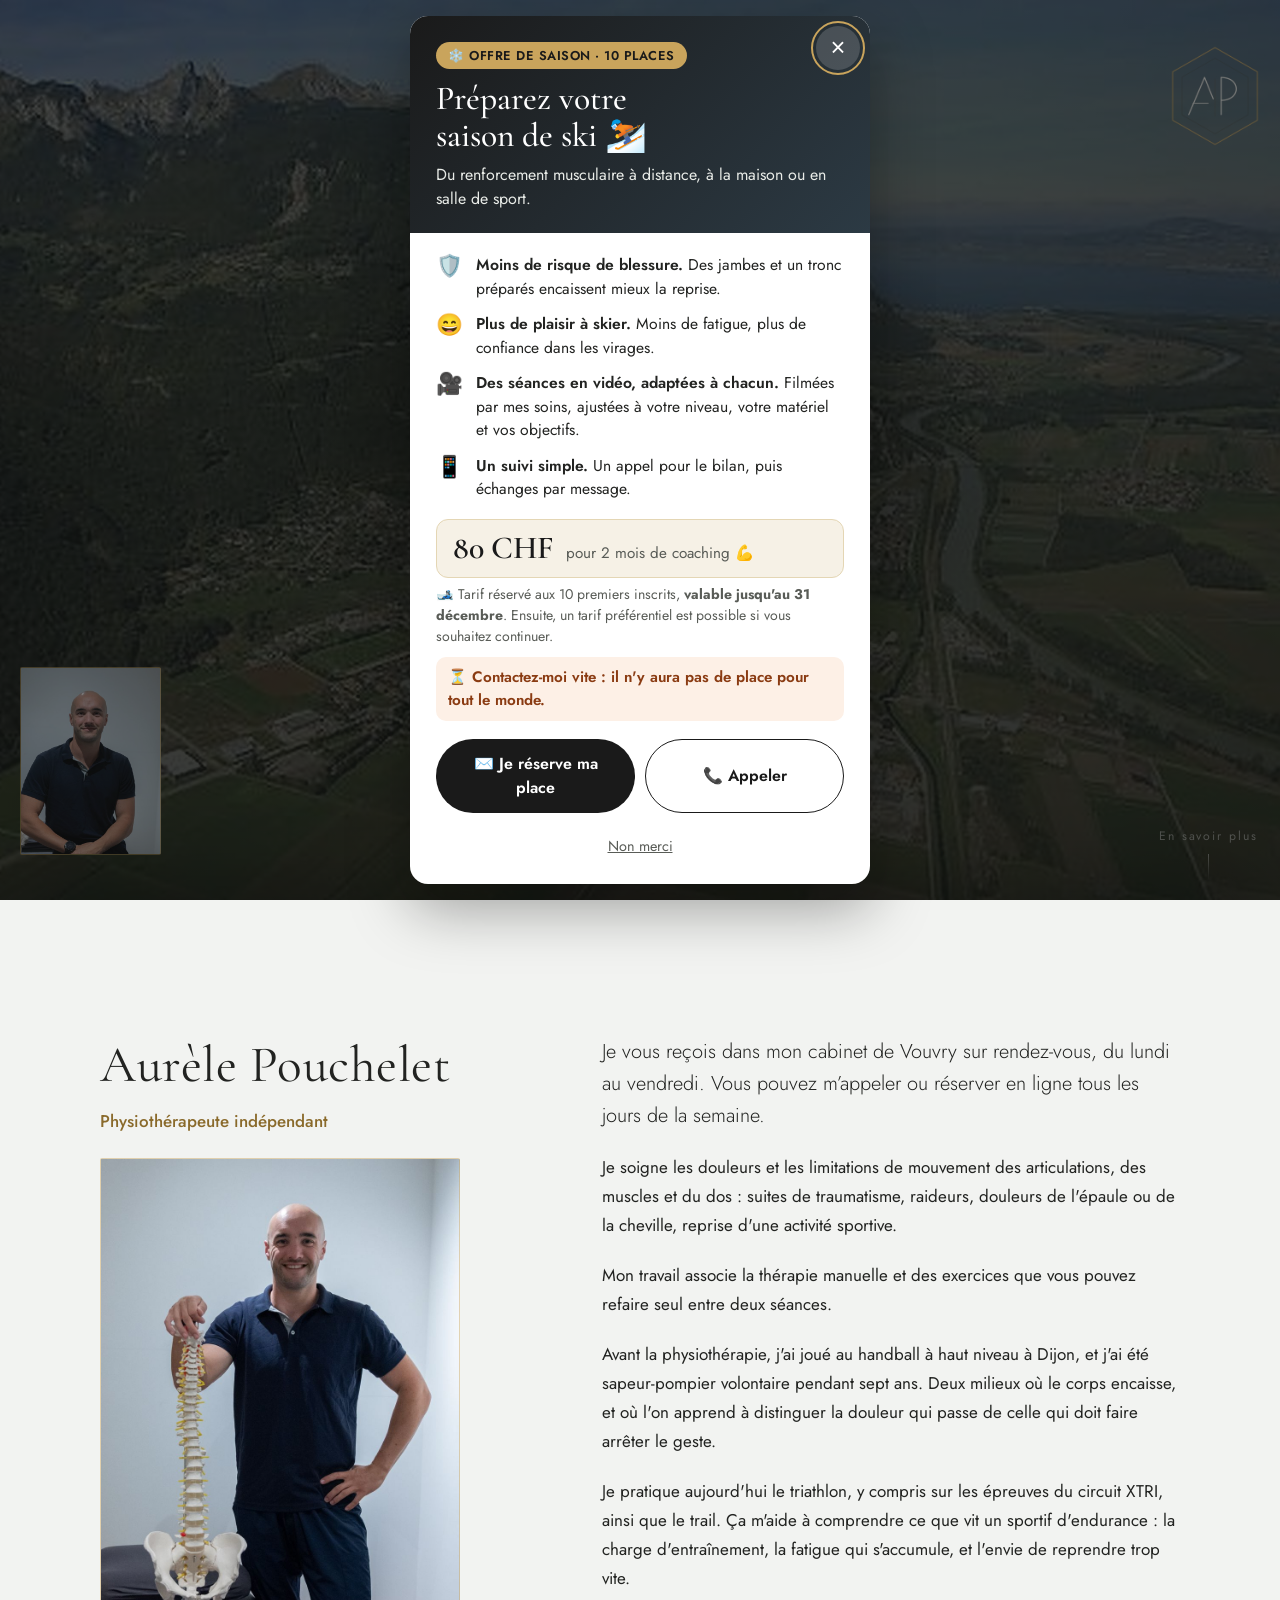
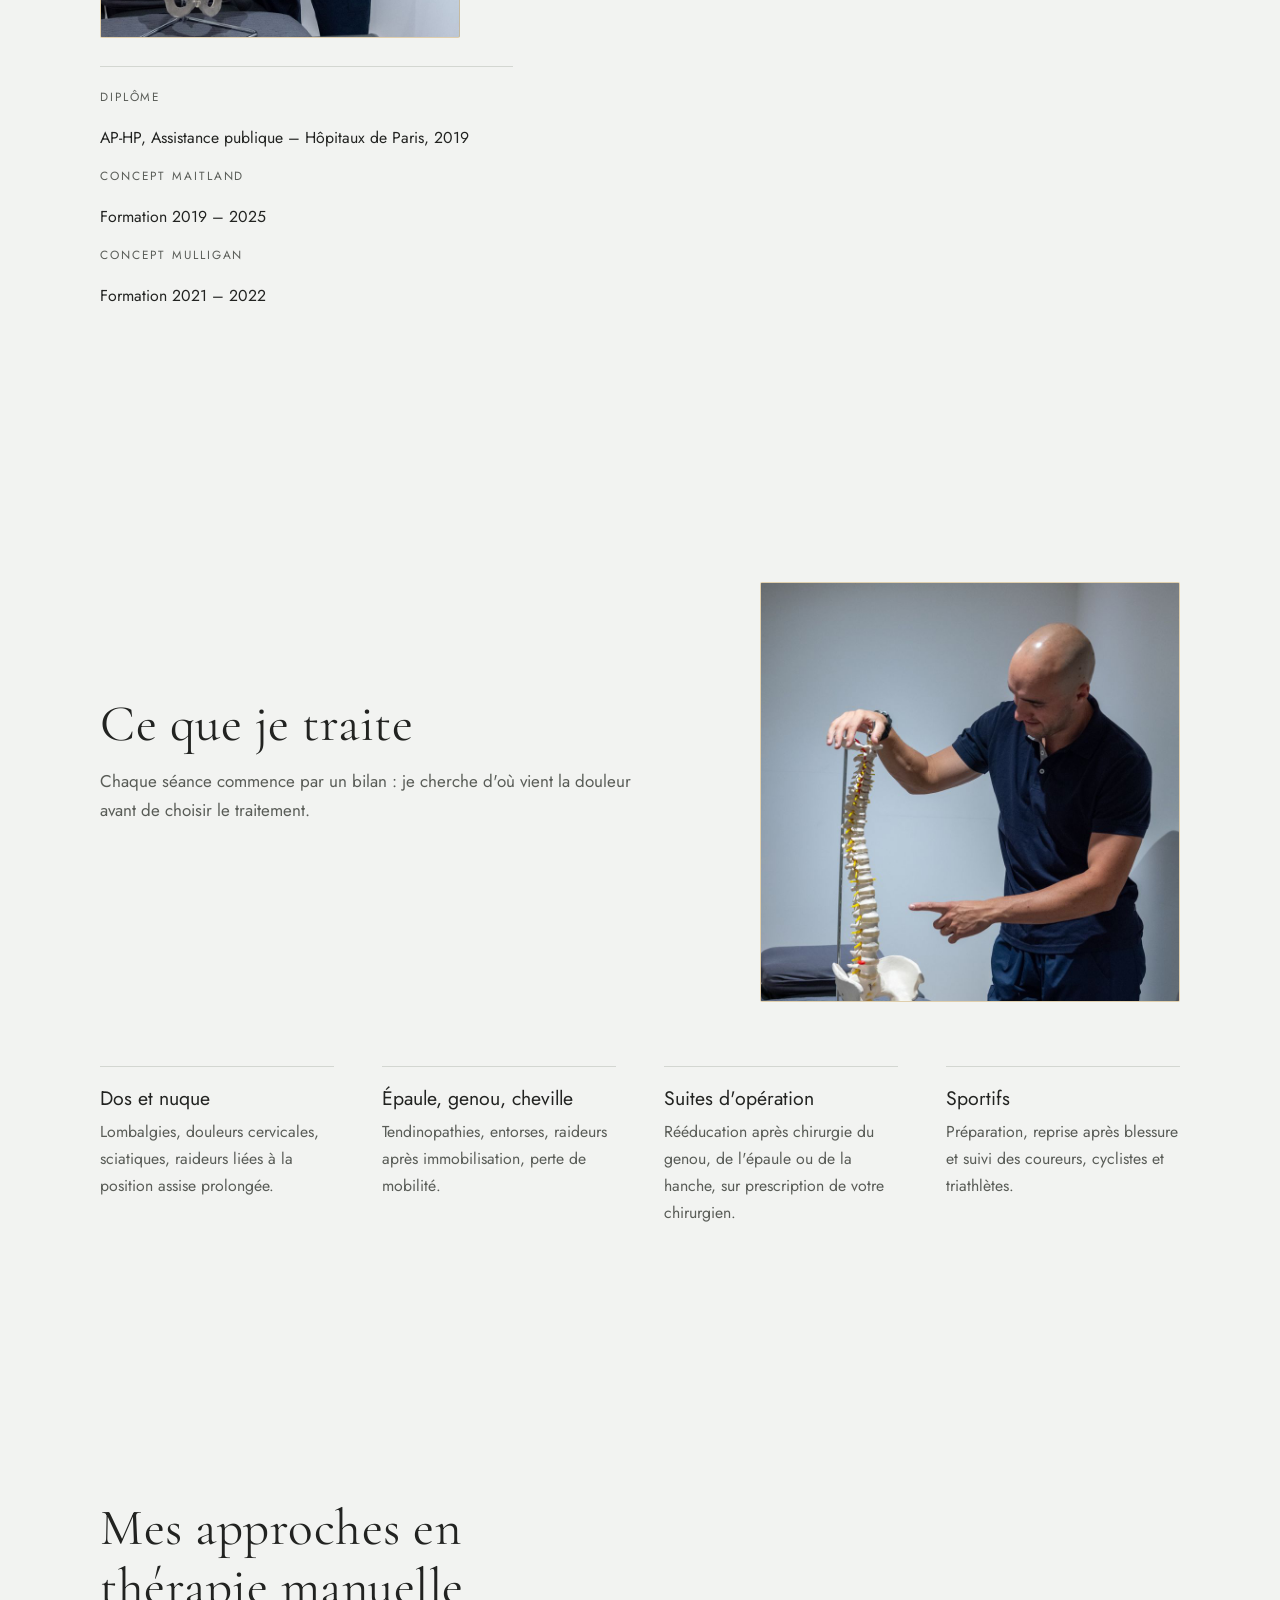
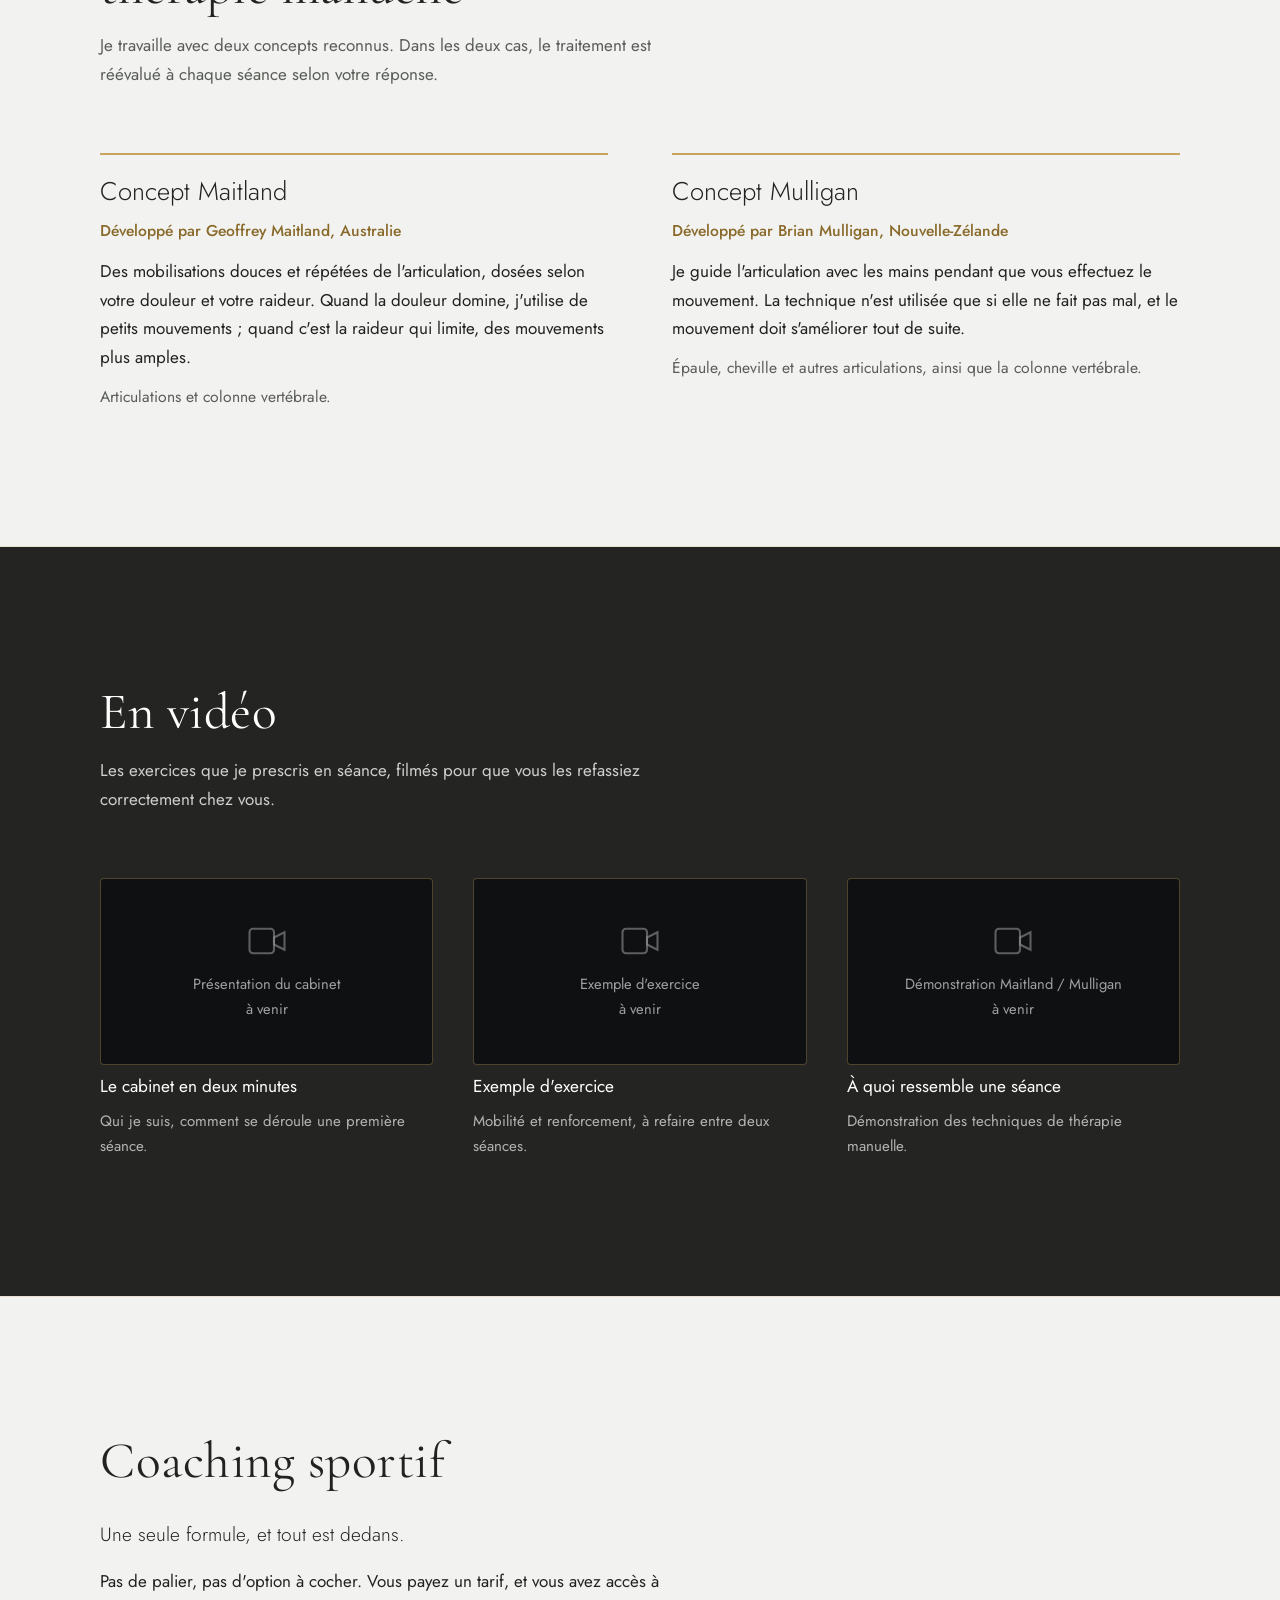
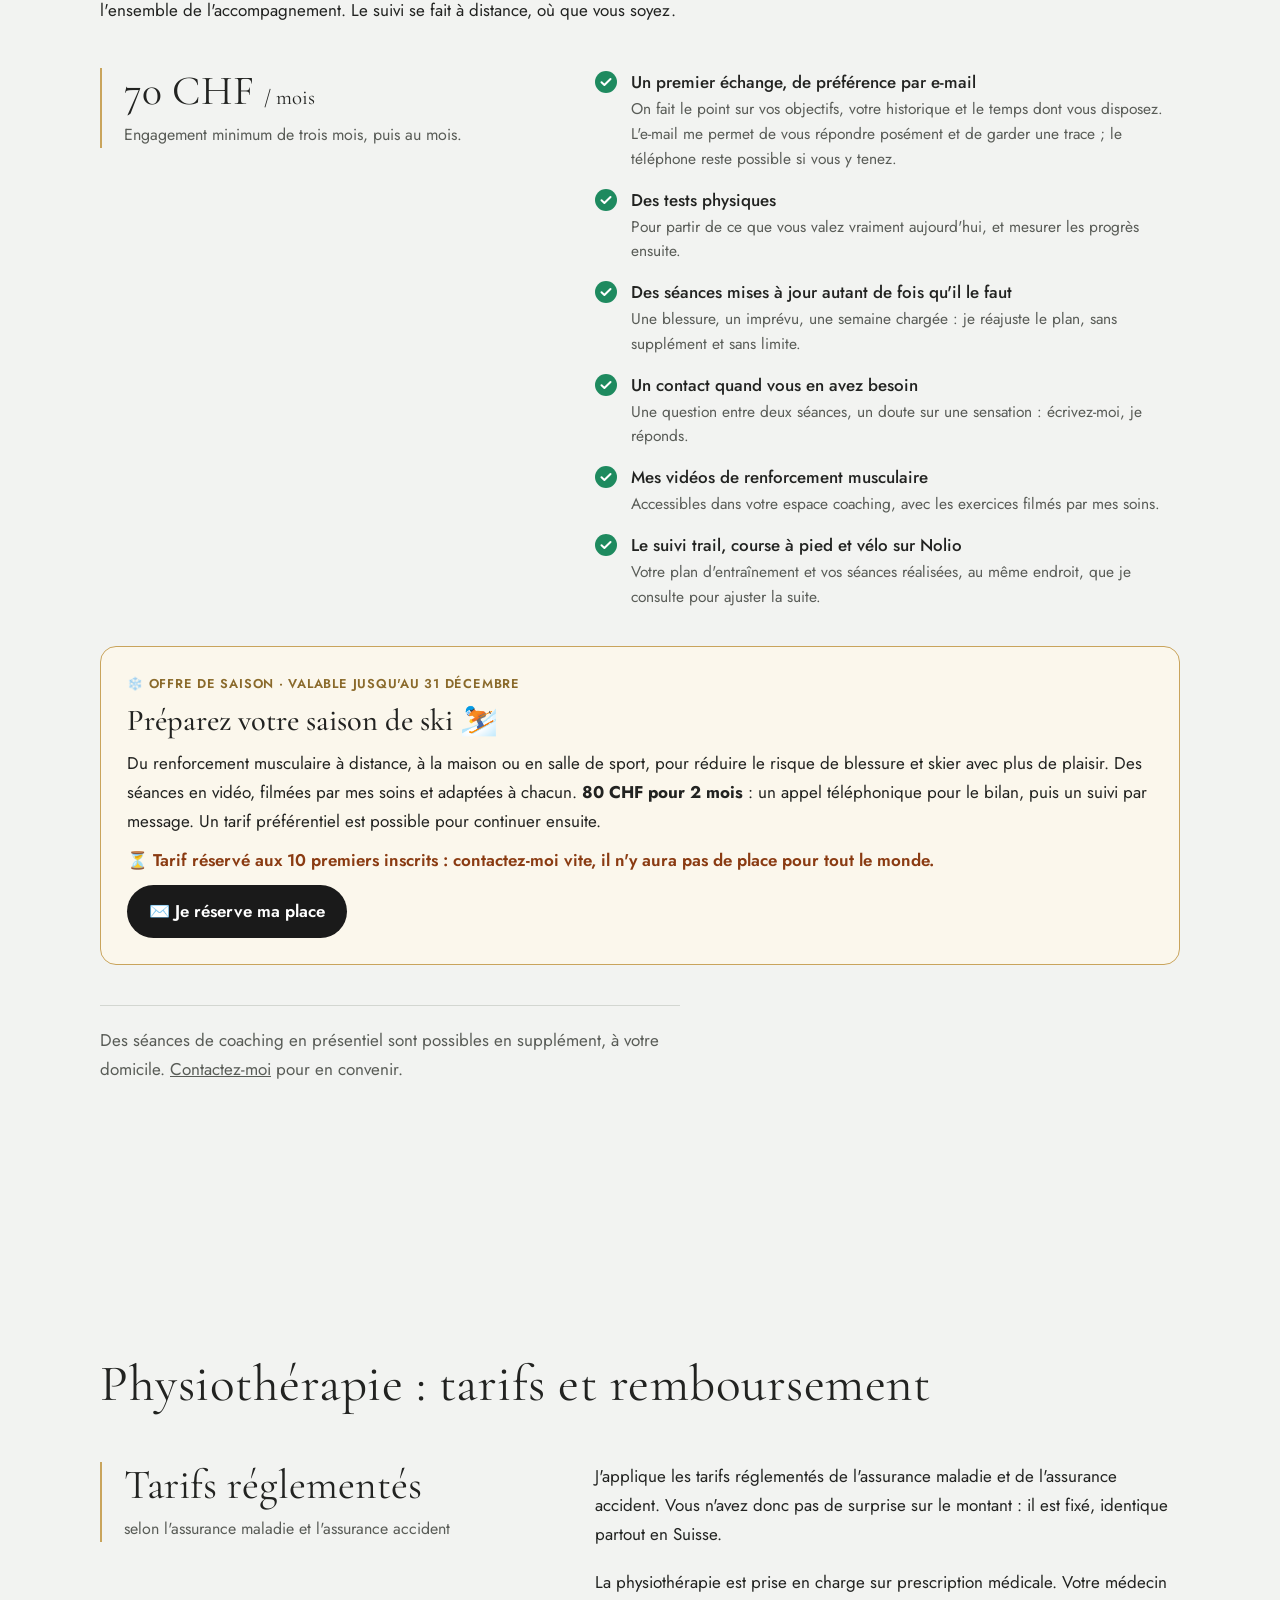
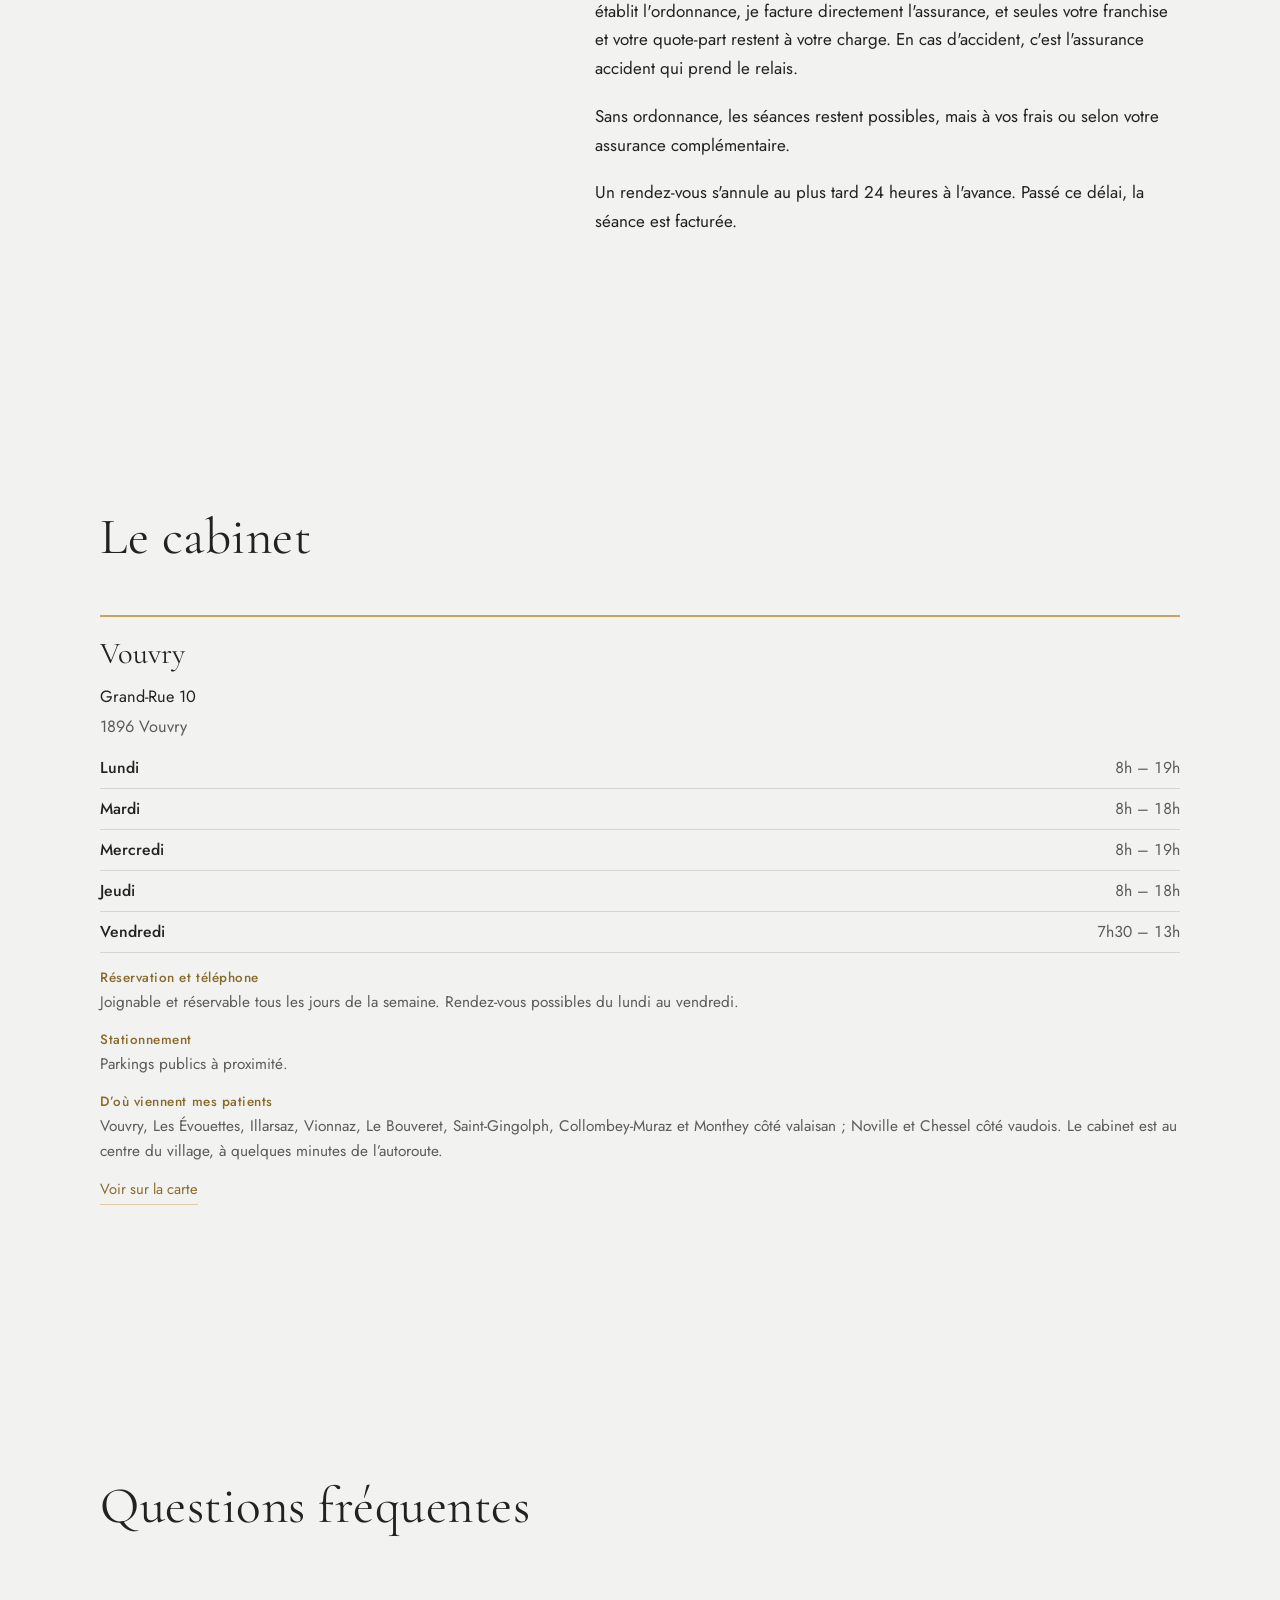
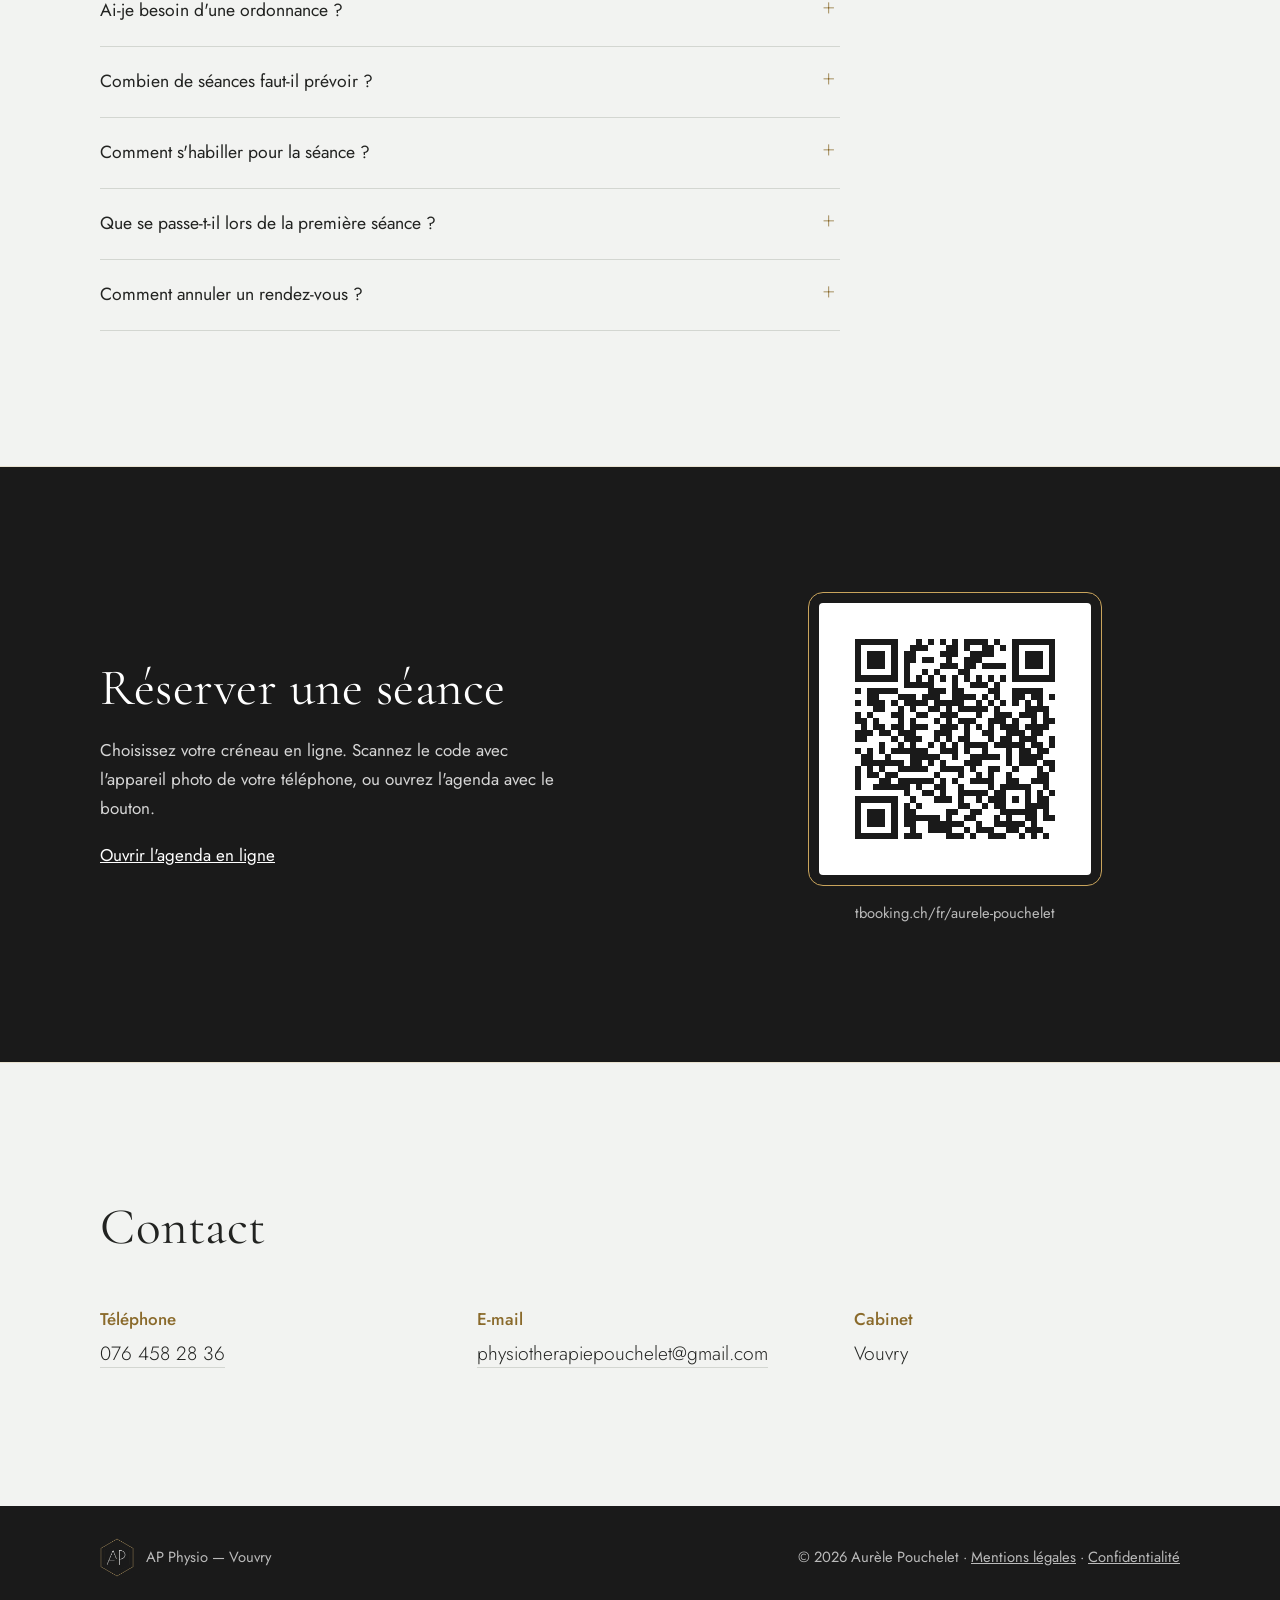
<file: index.html>
<!doctype html>
<html lang="fr">
<head>
<meta charset="utf-8">
<meta name="viewport" content="width=device-width,initial-scale=1,viewport-fit=cover">
<title>AP Physio — Aurèle Pouchelet, physiothérapeute à Vouvry</title>
<meta name="description" content="AP Physio — physiothérapie à Vouvry. Aurèle Pouchelet, thérapie manuelle Maitland et Mulligan. Réservation en ligne.">
<meta name="theme-color" content="#1a1a1a">
<link rel="canonical" href="https://ap-physio.ch/">
<meta property="og:type" content="website">
<meta property="og:title" content="AP Physio — Aurèle Pouchelet, physiothérapeute">
<meta property="og:description" content="Physiothérapie et thérapie manuelle à Vouvry. Réservation en ligne.">
<meta property="og:url" content="https://ap-physio.ch/">
<meta property="og:locale" content="fr_CH">
<script type="application/ld+json">
{
  "@context": "https://schema.org",
  "@type": "Physiotherapy",
  "@id": "https://ap-physio.ch/#cabinet",
  "name": "AP Physio \u2014 Pouchelet Aurèle physiothérapie",
  "alternateName": "AP Physio",
  "description": "Cabinet de physiothérapie à Vouvry. Thérapie manuelle selon les concepts Maitland et Mulligan, rééducation après blessure ou opération, suivi des sportifs.",
  "url": "https://ap-physio.ch/",
  "telephone": "+41764582836",
  "email": "physiotherapiepouchelet@gmail.com",
  "image": "https://ap-physio.ch/assets/portrait-cabinet.jpg",
  "logo": "https://ap-physio.ch/assets/logo-ap.png",
  "priceRange": "$$",
  "currenciesAccepted": "CHF",
  "address": {
    "@type": "PostalAddress",
    "streetAddress": "Grand-Rue 10",
    "postalCode": "1896",
    "addressLocality": "Vouvry",
    "addressRegion": "VS",
    "addressCountry": "CH"
  },
  "hasMap": "https://www.google.com/maps/search/?api=1&query=Grand-Rue%2010%2C%201896%20Vouvry",
  "openingHoursSpecification": [
    { "@type": "OpeningHoursSpecification", "dayOfWeek": "https://schema.org/Monday", "opens": "08:00", "closes": "19:00" },
    { "@type": "OpeningHoursSpecification", "dayOfWeek": "https://schema.org/Tuesday", "opens": "08:00", "closes": "18:00" },
    { "@type": "OpeningHoursSpecification", "dayOfWeek": "https://schema.org/Wednesday", "opens": "08:00", "closes": "19:00" },
    { "@type": "OpeningHoursSpecification", "dayOfWeek": "https://schema.org/Thursday", "opens": "08:00", "closes": "18:00" },
    { "@type": "OpeningHoursSpecification", "dayOfWeek": "https://schema.org/Friday", "opens": "07:30", "closes": "13:00" }
  ],
  "areaServed": [
    { "@type": "Place", "name": "Vouvry" },
    { "@type": "Place", "name": "Les Évouettes" },
    { "@type": "Place", "name": "Illarsaz" },
    { "@type": "Place", "name": "Vionnaz" },
    { "@type": "Place", "name": "Le Bouveret" },
    { "@type": "Place", "name": "Saint-Gingolph" },
    { "@type": "Place", "name": "Collombey-Muraz" },
    { "@type": "Place", "name": "Monthey" },
    { "@type": "Place", "name": "Noville" },
    { "@type": "Place", "name": "Chessel" },
    { "@type": "Place", "name": "Chablais" }
  ],
  "founder": {
    "@type": "Person",
    "name": "Aurèle Pouchelet",
    "jobTitle": "Physiothérapeute indépendant",
    "alumniOf": "Assistance publique \u2013 Hôpitaux de Paris"
  },
  "medicalSpecialty": "PhysicalTherapy",
  "availableService": [
    { "@type": "MedicalTherapy", "name": "Thérapie manuelle \u2014 concept Maitland" },
    { "@type": "MedicalTherapy", "name": "Thérapie manuelle \u2014 concept Mulligan" },
    { "@type": "MedicalTherapy", "name": "Rééducation après opération" },
    { "@type": "MedicalTherapy", "name": "Suivi et reprise du sport après blessure" }
  ],
  "potentialAction": {
    "@type": "ReserveAction",
    "name": "Réserver une séance",
    "target": {
      "@type": "EntryPoint",
      "urlTemplate": "https://www.tbooking.ch/fr/aurele-pouchelet/5616-7161",
      "inLanguage": "fr-CH",
      "actionPlatform": [
        "https://schema.org/DesktopWebPlatform",
        "https://schema.org/MobileWebPlatform"
      ]
    }
  }
}
</script>
<link rel="icon" type="image/png" href="/assets/favicon.png">
<link rel="apple-touch-icon" href="/icons/apple-touch-icon.png">
<link rel="preconnect" href="https://fonts.googleapis.com">
<link rel="preconnect" href="https://fonts.gstatic.com" crossorigin>
<link rel="stylesheet" href="https://fonts.googleapis.com/css2?family=Cormorant+Garamond:wght@300;400;500&family=Jost:wght@200;300;400;500&display=swap">
<style>
:root{color-scheme:light;box-sizing:border-box;padding-top:env(safe-area-inset-top,0px);padding-bottom:env(safe-area-inset-bottom,0px)}
html{scroll-padding-top:env(safe-area-inset-top,0px)}
body{margin:0;padding:0}
img{max-width:100%}
[hidden]:not([hidden=until-found i]){display:none!important}
</style>
</head>
<body>
<style>
/* Concept : une photo de Vouvry épinglée, recouverte au scroll par une feuille claire
   qui porte la présentation, les formations puis la réservation. */
:root {
  --ink: #1a1a1a;
  --ink-2: #242523;
  --gold: #c9a45c;
  --gold-text: #8a6a2b;
  --paper: #f2f3f1;
  --text: #222321;
  --muted: #595c57;
  --line: #d3d6d1;
  --font: 'Jost', Futura, 'Century Gothic', 'Trebuchet MS', sans-serif;
  --display: 'Cormorant Garamond', 'Iowan Old Style', Garamond, 'Times New Roman', serif;
  --gutter-l: max(20px, env(safe-area-inset-left, 0px));
  --gutter-r: max(20px, env(safe-area-inset-right, 0px));
  color-scheme: light;
}
* { box-sizing: border-box; }
html { scroll-behavior: smooth; }
body {
  margin: 0;
  background: var(--paper);
  color: var(--text);
  font-family: var(--font);
  font-size: 1.0625rem;
  line-height: 1.7;
  -webkit-font-smoothing: antialiased;
}
img { max-width: 100%; display: block; }
a { color: inherit; }
a:focus-visible, button:focus-visible { outline: 2px solid var(--gold); outline-offset: 4px; }
h1, h2, h3, p, dl, dd { margin: 0; }
h1, h2, h3 { text-wrap: balance; font-weight: 300; line-height: 1.15; }
.wrap { width: 100%; max-width: 1120px; margin-inline: auto; padding-left: var(--gutter-l); padding-right: var(--gutter-r); }

/* En-tête */
.top {
  position: fixed; top: 0; left: 0; right: 0; z-index: 20;
  display: flex; align-items: center; justify-content: space-between; gap: 16px;
  padding-top: calc(12px + env(safe-area-inset-top, 0px)); padding-bottom: 12px;
  padding-left: var(--gutter-l); padding-right: var(--gutter-r);
  color: #fff; transition: background .3s ease, opacity .3s ease, visibility .3s ease;
  opacity: 0; visibility: hidden;
}
.top.is-solid { opacity: 1; visibility: visible; }
.top.is-solid { background: rgba(26,26,26,.94); backdrop-filter: blur(8px); -webkit-backdrop-filter: blur(8px); }
.top-brand { display: flex; align-items: center; gap: 12px; text-decoration: none; opacity: 0; transition: opacity .3s ease; pointer-events: none; font-weight: 300; letter-spacing: .12em; }
.top.is-solid .top-brand { opacity: 1; pointer-events: auto; }
.top-brand img { width: 30px; height: auto; }
.top nav { display: flex; align-items: center; gap: clamp(14px, 3vw, 32px); font-size: .95rem; margin-left: auto; }
.top nav a { text-decoration: none; opacity: .85; }
.top nav a:hover { opacity: 1; }
.top nav .btn-small { opacity: 1; border: 1px solid var(--gold); color: var(--gold); padding: 6px 16px; border-radius: 2px; }
.top nav .btn-small:hover { background: var(--gold); color: var(--ink); }
.top nav .btn-small.coach { background: var(--gold); color: var(--ink); }
.top nav .btn-small.coach:hover { background: #d8b873; border-color: #d8b873; }
@media (max-width: 680px) { .top nav a:not(.btn-small), .top nav .btn-small.coach { display: none; } }

/* ---------- Page d'accueil : la photo de Vouvry en pleine page ---------- */
.splash {
  position: relative; isolation: isolate; overflow: hidden;
  min-height: 100svh; background: var(--ink);
  display: grid;
}
.half { position: absolute; inset: 0; background-size: cover; background-repeat: no-repeat; }
.half.left { background-image: url("assets/vouvry.jpg"); background-position: center center; }
.half::after { content: ""; position: absolute; inset: 0; }
.half.left::after { background: linear-gradient(160deg, rgba(20,22,20,.46), rgba(20,22,20,.78)); }
.vignette { position: absolute; inset: 0; pointer-events: none;
  background: radial-gradient(ellipse 46% 40% at 50% 50%, rgba(10,10,10,.62), rgba(10,10,10,0) 70%); }

.splash-grid {
  position: relative; z-index: 2; display: grid; width: 100%;
  grid-template-columns: 1fr auto 1fr;
  grid-template-rows: auto 1fr auto;
  align-items: center; justify-items: center;
  gap: clamp(18px, 3vh, 40px) clamp(12px, 2vw, 32px);
  padding-block: clamp(26px, 5vh, 54px);
  padding-left: var(--gutter-l); padding-right: var(--gutter-r);
  color: #fff; text-align: center;
}
.s-title { grid-column: 2; grid-row: 1; margin: 0; }
.sr-only { position: absolute; width: 1px; height: 1px; padding: 0; margin: -1px;
  overflow: hidden; clip: rect(0 0 0 0); clip-path: inset(50%); white-space: nowrap; border: 0; }
.s-logo  { grid-column: 3; grid-row: 1; justify-self: end; align-self: start; }
.s-mid   { grid-column: 1 / -1; grid-row: 2; }
.s-photo { grid-column: 1; grid-row: 3; justify-self: start; align-self: end; }
.s-name  { grid-column: 2; grid-row: 3; }

.s-title { font-family: var(--display); font-weight: 300; font-size: clamp(1.6rem, 3.4vw, 2.9rem);
  letter-spacing: .22em; text-transform: none; }
.s-logo img { width: clamp(64px, 7vw, 104px); height: auto; }

.place { display: grid; gap: 10px; max-width: 24ch; }
.place .name { font-family: var(--display); font-weight: 300; font-size: clamp(2.6rem, 6vw, 4.6rem); line-height: 1; letter-spacing: .03em; }
.place .days { font-size: clamp(.9rem, 1.15vw, 1.02rem); font-weight: 300; color: rgba(255,255,255,.86); line-height: 1.55; }
.place .rule { width: 46px; height: 1px; background: var(--gold); justify-self: center; opacity: .85; }

.s-mid { display: grid; justify-items: center; gap: clamp(22px, 3.5vh, 40px); }
.s-qr { display: grid; justify-items: center; gap: 14px; text-decoration: none; color: #fff; }
.s-qr .card { background: #fff; padding: 14px; border-radius: 3px; width: clamp(132px, 15vw, 192px);
  outline: 1px solid var(--gold); outline-offset: 9px; transition: outline-offset .25s ease; }
.s-qr .card img { width: 100%; height: auto; image-rendering: pixelated; display: block; }
.s-qr:hover .card, .s-qr:focus-visible .card { outline-offset: 5px; }
.s-qr .cta { font-size: clamp(.92rem, 1.2vw, 1.05rem); font-weight: 400; letter-spacing: .04em;
  border-bottom: 1px solid rgba(201,164,92,.75); padding-bottom: 3px; }

.s-coach { display: inline-block; font-family: var(--font); letter-spacing: .08em; text-decoration: none; color: var(--gold); border: 1px solid var(--gold);
  padding: 10px 22px; border-radius: 2px; font-size: clamp(.88rem, 1.1vw, .98rem); font-weight: 400; letter-spacing: .08em;
  background: rgba(26,26,26,.38); transition: background .25s ease, color .25s ease; }
.s-coach:hover, .s-coach:focus-visible { background: var(--gold); color: var(--ink); }
.s-photo .ph-img {
  width: clamp(104px, 11vw, 158px); aspect-ratio: 3 / 4; display: block;
  border: 1px solid rgba(201,164,92,.6); border-radius: 2px;
  background-image: url("assets/portrait.jpg");
  background-position: center; background-size: cover; background-repeat: no-repeat;
}
.s-name { display: grid; justify-items: center; gap: 14px; margin: 0; }
.s-name p { margin: 0; }
.s-name { font-family: var(--display); font-weight: 300; font-size: clamp(1.25rem, 2.3vw, 2rem); letter-spacing: .14em; }

.scroll-cue { position: absolute; z-index: 3;
  right: calc(22px + env(safe-area-inset-right, 0px));
  bottom: calc(20px + env(safe-area-inset-bottom, 0px));
  color: rgba(255,255,255,.55); font-size: .76rem; letter-spacing: .16em;
  display: grid; justify-items: center; gap: 7px; }
.scroll-cue span:last-child { width: 1px; height: 26px; background: linear-gradient(rgba(255,255,255,.55), transparent); }

/* Téléphone et tablette : diagonale horizontale, tout empilé */
@media (max-width: 860px) {
  .splash { min-height: 0; padding-block: 0; }
  .half.left { background-position: center center; }
  .vignette { background: radial-gradient(ellipse 96% 52% at 50% 46%, rgba(10,10,10,.58), rgba(10,10,10,0) 76%); }
  .splash-grid {
    grid-template-columns: minmax(0, 1fr);
    grid-template-rows: auto auto auto auto auto auto;
    gap: clamp(14px, 2.4vh, 26px);
    padding-block: clamp(22px, 4vh, 38px);
  }
  .s-title { grid-column: 1; grid-row: 1; }
  .s-logo  { grid-column: 1; grid-row: 2; justify-self: center; }
  .s-mid   { grid-column: 1; grid-row: 3; }
  .s-photo { grid-column: 1; grid-row: 6; justify-self: center; }
  .s-name  { grid-column: 1; grid-row: 7; }
  .place { max-width: 30ch; margin-inline: auto; }
  .s-photo .ph-img { width: clamp(88px, 24vw, 116px); }
  .place .name { font-size: clamp(2.2rem, 11vw, 3.1rem); }
  .s-title { font-size: clamp(1.3rem, 5.4vw, 1.7rem); }
  .s-logo img { width: clamp(54px, 15vw, 72px); }
  .s-qr .card { width: clamp(124px, 34vw, 158px); }
  .scroll-cue { display: none; }
}


/* ---------- QR fixe en haut + ligne dorée de progression ---------- */
.qr-rail {
  position: fixed;
  right: max(18px, env(safe-area-inset-right, 0px));
  top: calc(var(--rail-top, 76px) + env(safe-area-inset-top, 0px));
  z-index: 15; display: grid; justify-items: center;
  opacity: 0; visibility: hidden; pointer-events: none;
  transition: opacity .45s ease, visibility .45s ease;
}
.qr-rail.is-on { opacity: 1; visibility: visible; }
.qr-rail .mini {
  pointer-events: auto; display: block; background: #fff; padding: 5px; border-radius: 2px;
  width: clamp(44px, 5vw, 62px); outline: 1px solid var(--gold); outline-offset: 4px;
  transition: outline-offset .25s ease;
}
.qr-rail .mini:hover, .qr-rail .mini:focus-visible { outline-offset: 2px; }
.qr-rail .mini img { width: 100%; height: auto; display: block; image-rendering: pixelated; }
.qr-rail .track { margin-top: 15px; width: 1px; display: grid; justify-items: center; }
.qr-rail .line {
  width: 1px; height: 0; background: var(--gold); opacity: .55;
  transition: height .12s linear;
}
.qr-rail .dot {
  width: 5px; height: 5px; border-radius: 50%; background: var(--gold);
  box-shadow: 0 0 7px rgba(201,164,92,.85); margin-top: -2px;
}
@media (max-width: 860px) {
  .qr-rail .mini { width: 42px; padding: 4px; outline-offset: 3px; }
  .qr-rail .track { margin-top: 11px; }
  .qr-rail { right: max(9px, env(safe-area-inset-right, 0px)); justify-items: end; }
}
@media (prefers-reduced-motion: reduce) { .qr-rail .line { transition: none; } }

/* Feuille qui recouvre la photo */
.sheet { position: relative; z-index: 2; background: var(--paper); box-shadow: 0 -40px 80px -30px rgba(0,0,0,.55); }
section { scroll-margin-top: 96px; }
.band { padding-block: clamp(72px, 12vw, 136px); }
.band h2 { font-family: var(--display); font-weight: 400; font-size: clamp(2.1rem, 4.6vw, 3.2rem); letter-spacing: .01em; }

/* Présentation */
.intro { display: grid; grid-template-columns: minmax(0, 5fr) minmax(0, 7fr); gap: clamp(32px, 7vw, 96px); align-items: start; }
.intro .who { display: grid; gap: 12px; }
.intro .role { color: var(--gold-text); font-weight: 500; }
/* Parcours : libellé discret au-dessus de sa valeur, comme une fiche. */
.parcours { display: grid; gap: 14px; margin-top: 10px; padding-top: 20px; border-top: 1px solid var(--line); }
.parcours dt { font-size: .74rem; letter-spacing: .16em; text-transform: uppercase; color: var(--muted); }
.parcours dd { margin: 4px 0 0; font-size: .99rem; color: var(--text); }
.intro .body { display: grid; gap: 1.25em; max-width: 60ch; }
.intro .body p:first-child { font-size: 1.25rem; font-weight: 300; line-height: 1.6; }
@media (max-width: 820px) { .intro { grid-template-columns: minmax(0, 1fr); } }
.intro .who .portrait { margin: 10px 0 6px; max-width: 360px; }
.portrait-img, .sp-img { display: block; width: 100%;
  border: 1px solid rgba(201,164,92,.45); border-radius: 2px;
  background-position: center; background-size: cover; background-repeat: no-repeat; }
.portrait-img { aspect-ratio: 3 / 4; background-image: url("assets/portrait-cabinet.jpg"); }
.sp-img { aspect-ratio: 1 / 1; background-image: url("assets/cabinet-bilan.jpg"); }
.head-split { display: grid; grid-template-columns: minmax(0, 7fr) minmax(0, 5fr);
  gap: clamp(28px, 6vw, 72px); align-items: center; margin-bottom: clamp(36px, 6vw, 64px); }
.head-split > header { margin-bottom: 0; }
.side-photo { margin: 0; }
@media (max-width: 820px) {
  .head-split { grid-template-columns: minmax(0, 1fr); }
  .side-photo { max-width: 360px; }
}

/* Formations */
.training { }
.training header { display: grid; gap: 14px; max-width: 56ch; margin-bottom: clamp(36px, 6vw, 64px); }
.training header p { color: var(--muted); }
.approaches { display: grid; grid-template-columns: repeat(2, minmax(0, 1fr)); gap: clamp(28px, 5vw, 72px); }
.approach { border-top: 2px solid var(--gold); padding-top: 22px; display: grid; gap: 12px; align-content: start; }
.approach h3 { font-size: 1.6rem; }
.approach .origin { color: var(--gold-text); font-weight: 500; font-size: .98rem; }
.approach .where { color: var(--muted); font-size: .98rem; }
@media (max-width: 760px) { .approaches { grid-template-columns: minmax(0, 1fr); } }

/* Réservation */
.booking { background: var(--ink); color: #fff; position: relative; overflow: hidden; }
.booking .grid { display: grid; grid-template-columns: minmax(0, 6fr) minmax(0, 5fr); gap: clamp(36px, 7vw, 96px); align-items: center; position: relative; }
.booking .copy { display: grid; gap: 18px; justify-items: start; max-width: 46ch; }
.booking .copy p { color: rgba(255,255,255,.82); }
.qr-wrap { position: relative; display: grid; justify-items: center; gap: 18px; }
.qr-card { background: #fff; padding: 18px; border-radius: 4px; width: min(100%, 272px); outline: 1px solid var(--gold); outline-offset: 10px; }
.qr-card img { width: 100%; height: auto; image-rendering: pixelated; }
.qr-note { font-size: .92rem; color: rgba(255,255,255,.7); text-align: center; overflow-wrap: anywhere; margin-top: 8px; }
@media (max-width: 820px) { .booking .grid { grid-template-columns: minmax(0, 1fr); } .qr-wrap { justify-self: center; width: min(100%, 320px); } }

/* Contact */
.contact h2 { margin-bottom: clamp(28px, 5vw, 48px); }
.contact dl { display: grid; grid-template-columns: repeat(3, minmax(0, 1fr)); gap: clamp(24px, 4vw, 56px); }
.contact dt { color: var(--gold-text); font-weight: 500; margin-bottom: 4px; }
.contact dd { font-size: 1.2rem; font-weight: 300; overflow-wrap: anywhere; }
.contact dd a { text-decoration: none; border-bottom: 1px solid var(--line); }
.contact dd a:hover { border-color: var(--gold); }
@media (max-width: 760px) { .contact dl { grid-template-columns: minmax(0, 1fr); } }

/* ---- Coaching sportif ---- */
.coach-head { max-width: 62ch; margin-bottom: clamp(28px, 5vw, 44px); }
.coach-head .lead { font-size: 1.2rem; font-weight: 300; line-height: 1.6; }
.coach-head p + p { margin-top: 1em; }
.coach-grid { display: grid; grid-template-columns: minmax(0, 5fr) minmax(0, 7fr);
  gap: clamp(32px, 6vw, 80px); align-items: start; }
@media (max-width: 860px) { .coach-grid { grid-template-columns: minmax(0, 1fr); } }
.coach-price { display: grid; gap: 6px; border-left: 2px solid var(--gold); padding-left: 22px; }
.coach-price .num { font-family: var(--display); font-size: clamp(1.9rem, 4vw, 2.6rem);
  font-weight: 400; line-height: 1.15; }
.coach-price .unit { color: var(--muted); font-size: 1rem; line-height: 1.6; }
/* Liste de ce qui est compris : une coche verte par ligne. */
.incl { list-style: none; margin: 0; padding: 0; display: grid; gap: 14px; }
.incl li { display: grid; grid-template-columns: auto minmax(0, 1fr); gap: 14px; align-items: start; }
.incl .tick { width: 22px; height: 22px; margin-top: 3px; border-radius: 50%;
  background: #1E8A5F; display: grid; place-items: center; }
.incl .tick svg { width: 12px; height: 12px; display: block; }
.incl b { font-weight: 500; }
.incl span.d { display: block; color: var(--muted); font-size: .97rem; line-height: 1.6; }
.extra { margin-top: clamp(28px, 4vw, 40px); border-top: 1px solid var(--line);
  padding-top: 20px; color: var(--muted); max-width: 58ch; }

footer { background: var(--ink); color: rgba(255,255,255,.7); padding-block: 32px; padding-bottom: calc(32px + env(safe-area-inset-bottom, 0px)); font-size: .92rem; }
footer .wrap { display: flex; align-items: center; justify-content: space-between; gap: 16px; flex-wrap: wrap; }
footer a { color: inherit; }
footer img { width: 34px; height: auto; }
.foot-brand { display: flex; align-items: center; gap: 12px; }

@media (prefers-reduced-motion: reduce) {
  html { scroll-behavior: auto; }
  .stage-photo, .stage-inner { transform: none !important; opacity: 1 !important; }
  .top, .top-brand { transition: none; }
}
</style>
<style>
/* ---- Ajouts : prestations, vidéos, tarifs, horaires, FAQ ---- */


/* Prestations */
/* Quatre prestations : une colonne sur téléphone, deux puis quatre ensuite,
   pour qu'aucune carte ne reste seule sur sa ligne. */
.services { display: grid; grid-template-columns: 1fr; gap: clamp(24px, 4vw, 48px); }
@media (min-width: 560px) { .services { grid-template-columns: repeat(2, minmax(0, 1fr)); } }
@media (min-width: 1000px) { .services { grid-template-columns: repeat(4, minmax(0, 1fr)); } }
.service { display: grid; gap: 10px; align-content: start; border-top: 1px solid var(--line); padding-top: 20px; }
.service h3 { font-size: 1.22rem; font-weight: 400; }
.service p { color: var(--muted); font-size: .99rem; }

/* Vidéos */
.dark-band { background: var(--ink-2); color: #fff; }
.sheet > .dark-band, .sheet > .booking { box-shadow: 0 -1px 0 rgba(201,164,92,.22), 0 1px 0 rgba(201,164,92,.22); }
.dark-band h2, .dark-band h3 { color: #fff; }
.dark-band .lead { color: rgba(255,255,255,.78); }
.videos { display: grid; grid-template-columns: repeat(auto-fit, minmax(270px, 1fr)); gap: clamp(22px, 3.5vw, 40px); }
.vcard { display: grid; gap: 12px; align-content: start; }
.vframe {
  position: relative; aspect-ratio: 16 / 9; max-width: 100%;
  border-radius: 4px; overflow: hidden; background: #0f1011;
  border: 1px solid rgba(201,164,92,.35);
}
.vframe iframe { position: absolute; inset: 0; width: 100%; height: 100%; border: 0; }
.vframe .ph {
  position: absolute; inset: 0; display: grid; place-content: center; justify-items: center; gap: 10px;
  text-align: center; padding: 16px; color: rgba(255,255,255,.6); font-size: .92rem;
}
.vframe .ph svg { width: 42px; height: 42px; opacity: .55; }
.vplay {
  position: absolute; inset: 0; width: 100%; height: 100%; border: 0; padding: 0; cursor: pointer;
  background: center / cover no-repeat; display: grid; place-content: center;
}
.vplay::after {
  content: ""; width: 62px; height: 44px; border-radius: 10px; background: rgba(26,26,26,.78);
  clip-path: polygon(0 0, 100% 0, 100% 100%, 0 100%);
}
.vplay .tri { position: absolute; width: 0; height: 0; border-left: 18px solid #fff; border-top: 11px solid transparent; border-bottom: 11px solid transparent; margin-left: 4px; }
.vcard h3 { font-size: 1.08rem; font-weight: 400; }
.vcard p { font-size: .94rem; color: rgba(255,255,255,.65); }

/* Tarifs */
.rates { display: grid; grid-template-columns: minmax(0, 5fr) minmax(0, 7fr); gap: clamp(32px, 6vw, 80px); align-items: start; }
.rate-figure { display: grid; gap: 6px; border-left: 2px solid var(--gold); padding-left: 22px; }
.rate-figure .num { font-family: var(--display); font-size: clamp(1.9rem, 4vw, 2.6rem); font-weight: 400; line-height: 1.15; }
.rate-figure .unit { color: var(--muted); font-size: 1rem; line-height: 1.6; }
.rate-notes { display: grid; gap: 1.1em; max-width: 58ch; }
@media (max-width: 820px) { .rates { grid-template-columns: minmax(0, 1fr); } }

/* Horaires et accès */
.practical { display: grid; grid-template-columns: repeat(auto-fit, minmax(270px, max-content)); gap: clamp(28px, 5vw, 64px); align-items: start; }
.practical h3 { font-size: 1.15rem; font-weight: 400; margin-bottom: 12px; color: var(--gold-text); }
.cabinet { display: grid; gap: 14px; align-content: start; border-top: 2px solid var(--gold); padding-top: 22px; }
.cabinet .town { font-family: var(--display); font-weight: 400; font-size: 1.9rem; line-height: 1; }
.cabinet .addr { display: grid; gap: 2px; font-size: 1.02rem; }
.cabinet .addr .zip { color: var(--muted); }
.cabinet .when { display: grid; gap: 7px; font-size: .99rem; font-variant-numeric: tabular-nums; }
.cabinet .when > div { display: flex; justify-content: space-between; align-items: baseline; gap: 18px;
  border-bottom: 1px solid var(--line); padding-bottom: 6px; }
.cabinet .when .day { font-weight: 500; }
.cabinet .when .hrs { color: var(--muted); white-space: nowrap; }
.cabinet .when b { color: var(--text); font-weight: 500; }
.cabinet .access { font-size: .96rem; color: var(--muted); line-height: 1.6; }
.cabinet .access b { color: var(--gold-text); font-weight: 500; display: block; font-size: .84rem; letter-spacing: .04em; margin-bottom: 2px; }
.cabinet .map { justify-self: start; font-size: .92rem; text-decoration: none; color: var(--gold-text);
  border-bottom: 1px solid rgba(201,164,92,.5); padding-bottom: 2px; }
.cabinet .map:hover { border-color: var(--gold-text); }
.hours { display: grid; gap: 8px; font-variant-numeric: tabular-nums; }
.hours div { display: flex; justify-content: space-between; gap: 18px; border-bottom: 1px solid var(--line); padding-bottom: 7px; }
.hours span:last-child { color: var(--muted); }

/* FAQ */
.faq { display: grid; gap: 0; max-width: 74ch; }
.faq details { border-bottom: 1px solid var(--line); }
.faq summary { cursor: pointer; padding: 20px 36px 20px 0; position: relative; font-size: 1.1rem; font-weight: 400; list-style: none; }
.faq summary::-webkit-details-marker { display: none; }
.faq summary::after { content: "+"; position: absolute; right: 4px; top: 18px; color: var(--gold-text); font-size: 1.5rem; font-weight: 200; line-height: 1; }
.faq details[open] summary::after { content: "–"; }
.faq .answer { padding-bottom: 20px; color: var(--muted); max-width: 66ch; }
</style>

<header class="top" id="top">
  <a class="top-brand" href="#accueil" aria-label="AP Physio, retour en haut">
    <img src="assets/logo-ap-mini.png" alt="" width="30" height="34">
    <span>AP Physio</span>
  </a>
  <nav aria-label="Navigation principale">
    <a href="#presentation">Présentation</a>
    <a href="#prestations">Prestations</a>
    <a href="#videos">Vidéos</a>
    <a href="#coaching">Coaching</a>
    <a href="#tarifs">Tarifs</a>
    <a href="#acces">Cabinet</a>
    <a href="#contact">Contact</a>
    <a class="btn-small coach" href="/espace-coaching/">Mon espace coaching</a>
    <a class="btn-small" href="#reservation">Réserver</a>
  </nav>
</header>

<div class="qr-rail" id="qrRail" aria-hidden="true">
  <a class="mini" href="https://www.tbooking.ch/fr/aurele-pouchelet/5616-7161" target="_blank" rel="noopener" tabindex="-1">
    <img src="assets/qr-reservation.png" alt="" width="62" height="62">
  </a>
  <div class="track"><span class="line" id="railLine"></span><span class="dot"></span></div>
</div>

<div class="page" id="accueil">
  <section class="splash" aria-label="Accueil">
    <div class="half left" role="img" aria-label="Vue aérienne de Vouvry"></div>
    <div class="vignette"></div>

    <div class="splash-grid">
      <h1 class="s-title">Physiothérapie<span class="sr-only"> à Vouvry — Aurèle Pouchelet, physiothérapeute indépendant, Chablais valaisan et vaudois</span></h1>

      <div class="s-logo">
        <img src="assets/logo-ap.png" alt="Logo AP Physio" width="104" height="119">
      </div>

      <div class="s-mid">
        <div class="place">
          <span class="name">Vouvry</span>
          <span class="rule"></span>
          <span class="days">Rendez-vous du lundi au vendredi</span>
        </div>
        <a class="s-qr" href="https://www.tbooking.ch/fr/aurele-pouchelet/5616-7161" target="_blank" rel="noopener">
          <span class="card">
            <img src="assets/qr-reservation.png" alt="QR code vers la page de réservation" width="192" height="192">
          </span>
          <span class="cta">Cliquez ici pour réserver</span>
        </a>
      </div>

      <div class="s-photo">
        <span class="ph-img" role="img" aria-label="Portrait d'Aurèle Pouchelet"></span>
      </div>

      <div class="s-name"><p>Pouchelet Aurèle</p><a class="s-coach" href="/espace-coaching/">Mon espace coaching</a></div>
    </div>

    <div class="scroll-cue" aria-hidden="true"><span>En savoir plus</span><span></span></div>
  </section>

  <div class="sheet">

    <!-- ===================== PRÉSENTATION ===================== -->
    <section class="band" id="presentation" aria-labelledby="t-presentation">
      <div class="wrap intro">
        <div class="who">
          <h2 id="t-presentation">Aurèle Pouchelet</h2>
          <p class="role">Physiothérapeute indépendant</p>
          <figure class="portrait">
            <span class="portrait-img" role="img" aria-label="Aurèle Pouchelet dans son cabinet de Vouvry, avec un modèle anatomique de colonne vertébrale"></span>
          </figure>
          <dl class="parcours">
            <dt>Diplôme</dt>
            <dd>AP-HP, Assistance publique – Hôpitaux de Paris, 2019</dd>
            <dt>Concept Maitland</dt>
            <dd>Formation 2019 – 2025</dd>
            <dt>Concept Mulligan</dt>
            <dd>Formation 2021 – 2022</dd>
          </dl>
        </div>
        <div class="body">
          <p>Je vous reçois dans mon cabinet de Vouvry sur rendez-vous, du lundi au vendredi. Vous pouvez m’appeler ou réserver en ligne tous les jours de la semaine.</p>
          <p>Je soigne les douleurs et les limitations de mouvement des articulations, des muscles et du dos : suites de traumatisme, raideurs, douleurs de l'épaule ou de la cheville, reprise d'une activité sportive.</p>
          <p>Mon travail associe la thérapie manuelle et des exercices que vous pouvez refaire seul entre deux séances.</p>
          <p>Avant la physiothérapie, j'ai joué au handball à haut niveau à Dijon, et j'ai été sapeur-pompier volontaire pendant sept ans. Deux milieux où le corps encaisse, et où l'on apprend à distinguer la douleur qui passe de celle qui doit faire arrêter le geste.</p>
          <p>Je pratique aujourd'hui le triathlon, y compris sur les épreuves du circuit XTRI, ainsi que le trail. Ça m'aide à comprendre ce que vit un sportif d'endurance : la charge d'entraînement, la fatigue qui s'accumule, et l'envie de reprendre trop vite.</p>
        </div>
      </div>
    </section>

    <!-- ===================== PRESTATIONS ===================== -->
    <section class="band training" id="prestations" aria-labelledby="t-prestations">
      <div class="wrap">
        <div class="head-split">
          <header>
            <h2 id="t-prestations">Ce que je traite</h2>
            <p>Chaque séance commence par un bilan : je cherche d'où vient la douleur avant de choisir le traitement.</p>
          </header>
          <figure class="side-photo">
            <span class="sp-img" role="img" aria-label="Aurèle Pouchelet expliquant la colonne vertébrale sur un modèle anatomique"></span>
          </figure>
        </div>
        <div class="services">
          <article class="service">
            <h3>Dos et nuque</h3>
            <p>Lombalgies, douleurs cervicales, sciatiques, raideurs liées à la position assise prolongée.</p>
          </article>
          <article class="service">
            <h3>Épaule, genou, cheville</h3>
            <p>Tendinopathies, entorses, raideurs après immobilisation, perte de mobilité.</p>
          </article>
          <article class="service">
            <h3>Suites d'opération</h3>
            <p>Rééducation après chirurgie du genou, de l'épaule ou de la hanche, sur prescription de votre chirurgien.</p>
          </article>
          <article class="service">
            <h3>Sportifs</h3>
            <p>Préparation, reprise après blessure et suivi des coureurs, cyclistes et triathlètes.</p>
          </article>
        </div>
      </div>
    </section>

    <!-- ===================== FORMATIONS ===================== -->
    <section class="band training" id="formations" aria-labelledby="t-formations">
      <div class="wrap">
        <header>
          <h2 id="t-formations">Mes approches en thérapie manuelle</h2>
          <p>Je travaille avec deux concepts reconnus. Dans les deux cas, le traitement est réévalué à chaque séance selon votre réponse.</p>
        </header>
        <div class="approaches">
          <article class="approach">
            <h3>Concept Maitland</h3>
            <p class="origin">Développé par Geoffrey Maitland, Australie</p>
            <p>Des mobilisations douces et répétées de l'articulation, dosées selon votre douleur et votre raideur. Quand la douleur domine, j'utilise de petits mouvements ; quand c'est la raideur qui limite, des mouvements plus amples.</p>
            <p class="where">Articulations et colonne vertébrale.</p>
          </article>
          <article class="approach">
            <h3>Concept Mulligan</h3>
            <p class="origin">Développé par Brian Mulligan, Nouvelle-Zélande</p>
            <p>Je guide l'articulation avec les mains pendant que vous effectuez le mouvement. La technique n'est utilisée que si elle ne fait pas mal, et le mouvement doit s'améliorer tout de suite.</p>
            <p class="where">Épaule, cheville et autres articulations, ainsi que la colonne vertébrale.</p>
          </article>
        </div>
      </div>
    </section>

    <!-- ===================== VIDÉOS ===================== -->
    <section class="band dark-band" id="videos" aria-labelledby="t-videos">
      <div class="wrap">
        <header style="display:grid;gap:14px;max-width:58ch;margin-bottom:clamp(36px,6vw,64px)">
          <h2 id="t-videos">En vidéo</h2>
          <p class="lead">Les exercices que je prescris en séance, filmés pour que vous les refassiez correctement chez vous.</p>
        </header>

        <div class="videos">
          <article class="vcard">
            <div class="vframe" data-yt="" data-label="Présentation du cabinet"></div>
            <h3>Le cabinet en deux minutes</h3>
            <p>Qui je suis, comment se déroule une première séance.</p>
          </article>
          <article class="vcard">
            <div class="vframe" data-yt="" data-label="Exemple d'exercice"></div>
            <h3>Exemple d'exercice</h3>
            <p>Mobilité et renforcement, à refaire entre deux séances.</p>
          </article>
          <article class="vcard">
            <div class="vframe" data-yt="" data-label="Démonstration Maitland / Mulligan"></div>
            <h3>À quoi ressemble une séance</h3>
            <p>Démonstration des techniques de thérapie manuelle.</p>
          </article>
        </div>

      </div>
    </section>

    <!-- ===================== TARIFS ===================== -->

    <section class="band" id="coaching" aria-labelledby="t-coaching">
      <div class="wrap">
        <h2 id="t-coaching" style="margin-bottom:clamp(20px,3vw,28px)">Coaching sportif</h2>
        <div class="coach-head">
          <p class="lead">Une seule formule, et tout est dedans.</p>
          <p>Pas de palier, pas d'option à cocher. Vous payez un tarif, et vous avez accès à l'ensemble de l'accompagnement. Le suivi se fait à distance, où que vous soyez.</p>
        </div>

        <div class="coach-grid">
          <div class="coach-price">
            <span class="num">70 CHF <span style="font-size:.5em">/ mois</span></span>
            <span class="unit">Engagement minimum de trois mois, puis au mois.</span>
          </div>

          <ul class="incl">
            <li>
              <span class="tick" aria-hidden="true"><svg viewBox="0 0 12 12" fill="none"><path d="M1.5 6.2 4.4 9 10.5 3" stroke="#fff" stroke-width="2" stroke-linecap="round" stroke-linejoin="round"/></svg></span>
              <span><b>Un premier échange, de préférence par e-mail</b>
              <span class="d">On fait le point sur vos objectifs, votre historique et le temps dont vous disposez. L'e-mail me permet de vous répondre posément et de garder une trace ; le téléphone reste possible si vous y tenez.</span></span>
            </li>
            <li>
              <span class="tick" aria-hidden="true"><svg viewBox="0 0 12 12" fill="none"><path d="M1.5 6.2 4.4 9 10.5 3" stroke="#fff" stroke-width="2" stroke-linecap="round" stroke-linejoin="round"/></svg></span>
              <span><b>Des tests physiques</b>
              <span class="d">Pour partir de ce que vous valez vraiment aujourd'hui, et mesurer les progrès ensuite.</span></span>
            </li>
            <li>
              <span class="tick" aria-hidden="true"><svg viewBox="0 0 12 12" fill="none"><path d="M1.5 6.2 4.4 9 10.5 3" stroke="#fff" stroke-width="2" stroke-linecap="round" stroke-linejoin="round"/></svg></span>
              <span><b>Des séances mises à jour autant de fois qu'il le faut</b>
              <span class="d">Une blessure, un imprévu, une semaine chargée : je réajuste le plan, sans supplément et sans limite.</span></span>
            </li>
            <li>
              <span class="tick" aria-hidden="true"><svg viewBox="0 0 12 12" fill="none"><path d="M1.5 6.2 4.4 9 10.5 3" stroke="#fff" stroke-width="2" stroke-linecap="round" stroke-linejoin="round"/></svg></span>
              <span><b>Un contact quand vous en avez besoin</b>
              <span class="d">Une question entre deux séances, un doute sur une sensation : écrivez-moi, je réponds.</span></span>
            </li>
            <li>
              <span class="tick" aria-hidden="true"><svg viewBox="0 0 12 12" fill="none"><path d="M1.5 6.2 4.4 9 10.5 3" stroke="#fff" stroke-width="2" stroke-linecap="round" stroke-linejoin="round"/></svg></span>
              <span><b>Mes vidéos de renforcement musculaire</b>
              <span class="d">Accessibles dans votre espace coaching, avec les exercices filmés par mes soins.</span></span>
            </li>
            <li>
              <span class="tick" aria-hidden="true"><svg viewBox="0 0 12 12" fill="none"><path d="M1.5 6.2 4.4 9 10.5 3" stroke="#fff" stroke-width="2" stroke-linecap="round" stroke-linejoin="round"/></svg></span>
              <span><b>Le suivi trail, course à pied et vélo sur Nolio</b>
              <span class="d">Votre plan d'entraînement et vos séances réalisées, au même endroit, que je consulte pour ajuster la suite.</span></span>
            </li>
          </ul>
        </div>

        <div class="ski-band">
          <span class="k">❄️ Offre de saison · valable jusqu'au 31 décembre</span>
          <h3>Préparez votre saison de ski ⛷️</h3>
          <p>Du renforcement musculaire à distance, à la maison ou en salle de sport, pour réduire le risque de blessure et skier avec plus de plaisir. Des séances en vidéo, filmées par mes soins et adaptées à chacun. <b>80 CHF pour 2 mois</b> : un appel téléphonique pour le bilan, puis un suivi par message. Un tarif préférentiel est possible pour continuer ensuite.</p>
          <p class="h">⏳ Tarif réservé aux 10 premiers inscrits : contactez-moi vite, il n'y aura pas de place pour tout le monde.</p>
          <a class="b" href="mailto:physiotherapiepouchelet@gmail.com?subject=Coaching%20pr%C3%A9paration%20ski">✉️ Je réserve ma place</a>
        </div>

        <p class="extra">Des séances de coaching en présentiel sont possibles en supplément, à votre domicile. <a href="#contact">Contactez-moi</a> pour en convenir.</p>
      </div>
    </section>

    <section class="band" id="tarifs" aria-labelledby="t-tarifs">
      <div class="wrap">
        <h2 id="t-tarifs" style="margin-bottom:clamp(28px,5vw,48px)">Physiothérapie : tarifs et remboursement</h2>
        <div class="rates">
          <div class="rate-figure">
            <span class="num">Tarifs réglementés</span>
            <span class="unit">selon l'assurance maladie et l'assurance accident</span>
          </div>
          <div class="rate-notes">
            <p>J'applique les tarifs réglementés de l'assurance maladie et de l'assurance accident. Vous n'avez donc pas de surprise sur le montant : il est fixé, identique partout en Suisse.</p>
            <p>La physiothérapie est prise en charge sur prescription médicale. Votre médecin établit l'ordonnance, je facture directement l'assurance, et seules votre franchise et votre quote-part restent à votre charge. En cas d'accident, c'est l'assurance accident qui prend le relais.</p>
            <p>Sans ordonnance, les séances restent possibles, mais à vos frais ou selon votre assurance complémentaire.</p>
            <p>Un rendez-vous s'annule au plus tard 24 heures à l'avance. Passé ce délai, la séance est facturée.</p>
          </div>
        </div>
      </div>
    </section>

    <!-- ===================== HORAIRES ET ACCÈS ===================== -->
    <section class="band training" id="acces" aria-labelledby="t-acces">
      <div class="wrap">
        <h2 id="t-acces" style="margin-bottom:clamp(28px,5vw,48px)">Le cabinet</h2>
        <div class="practical">

          <article class="cabinet">
            <span class="town">Vouvry</span>
            <span class="addr"><span>Grand-Rue 10</span><span class="zip">1896 Vouvry</span></span>
            <div class="when">
              <div><span class="day">Lundi</span><span class="hrs">8h – 19h</span></div>
              <div><span class="day">Mardi</span><span class="hrs">8h – 18h</span></div>
              <div><span class="day">Mercredi</span><span class="hrs">8h – 19h</span></div>
              <div><span class="day">Jeudi</span><span class="hrs">8h – 18h</span></div>
              <div><span class="day">Vendredi</span><span class="hrs">7h30 – 13h</span></div>
            </div>
            <span class="access"><b>Réservation et téléphone</b>Joignable et réservable tous les jours de la semaine. Rendez-vous possibles du lundi au vendredi.</span>
            <span class="access"><b>Stationnement</b>Parkings publics à proximité.</span>
            <span class="access"><b>D’où viennent mes patients</b>Vouvry, Les Évouettes, Illarsaz, Vionnaz,
              Le Bouveret, Saint-Gingolph, Collombey-Muraz et Monthey côté valaisan ; Noville et Chessel
              côté vaudois. Le cabinet est au centre du village, à quelques minutes de l’autoroute.</span>
            <a class="map" href="https://www.google.com/maps/search/?api=1&amp;query=Grand-Rue%2010%2C%201896%20Vouvry" target="_blank" rel="noopener">Voir sur la carte</a>
          </article>


        </div>
      </div>
    </section>

    <!-- ===================== FAQ ===================== -->
    <section class="band training" id="faq" aria-labelledby="t-faq">
      <div class="wrap">
        <h2 id="t-faq" style="margin-bottom:clamp(24px,4vw,40px)">Questions fréquentes</h2>
        <div class="faq">
          <details>
            <summary>Ai-je besoin d'une ordonnance ?</summary>
            <div class="answer">Pour un remboursement par l'assurance de base, oui : votre médecin doit prescrire la physiothérapie. Sans ordonnance, je peux vous recevoir, mais la séance est à votre charge ou dépend de votre complémentaire.</div>
          </details>
          <details>
            <summary>Combien de séances faut-il prévoir ?</summary>
            <div class="answer">Cela dépend de votre situation. Une ordonnance couvre habituellement une première série de séances, que votre médecin peut renouveler si nécessaire. Nous faisons le point régulièrement sur vos progrès.</div>
          </details>
          <details>
            <summary>Comment s'habiller pour la séance ?</summary>
            <div class="answer">Une tenue souple dans laquelle vous bougez facilement, et qui permet d'accéder à la zone à traiter. Des affaires de sport conviennent très bien.</div>
          </details>
          <details>
            <summary>Que se passe-t-il lors de la première séance ?</summary>
            <div class="answer">Je prends le temps de comprendre votre douleur et son histoire, j'examine vos mouvements, puis je vous explique ce que je propose. Le traitement commence généralement le jour même.</div>
          </details>
          <details>
            <summary>Comment annuler un rendez-vous ?</summary>
            <div class="answer">
              Prévenez-moi par téléphone ou par e-mail au plus tard 24 heures avant le rendez-vous. Passé ce délai, la séance est facturée, car le créneau ne peut plus être proposé à quelqu'un d'autre.
            </div>
          </details>
        </div>
      </div>
    </section>

    <!-- ===================== RÉSERVATION ===================== -->
    <section class="band booking" id="reservation" aria-labelledby="t-reservation">
      <div class="wrap grid">
        <div class="copy">
          <h2 id="t-reservation">Réserver une séance</h2>
          <p>Choisissez votre créneau en ligne. Scannez le code avec l'appareil photo de votre téléphone, ou ouvrez l'agenda avec le bouton.</p>
          <a class="btn" href="https://www.tbooking.ch/fr/aurele-pouchelet/5616-7161" target="_blank" rel="noopener">Ouvrir l'agenda en ligne</a>
        </div>
        <div class="qr-wrap">
          <div class="qr-card">
            <img src="assets/qr-reservation.png" alt="QR code qui ouvre l'agenda de réservation en ligne d'AP Physio" width="256" height="256">
          </div>
          <p class="qr-note">tbooking.ch/fr/aurele-pouchelet</p>
        </div>
      </div>
    </section>

    <!-- ===================== CONTACT ===================== -->
    <section class="band contact" id="contact" aria-labelledby="t-contact">
      <div class="wrap">
        <h2 id="t-contact">Contact</h2>
        <dl>
          <div><dt>Téléphone</dt><dd><a href="tel:+41764582836">076 458 28 36</a></dd></div>
          <div><dt>E-mail</dt><dd><a href="mailto:physiotherapiepouchelet@gmail.com">physiotherapiepouchelet@gmail.com</a></dd></div>
          <div><dt>Cabinet</dt><dd>Vouvry</dd></div>
        </dl>
      </div>
    </section>

    <footer>
      <div class="wrap">
        <div class="foot-brand"><img src="assets/logo-ap-mini.png" alt="" width="34" height="39"><span>AP Physio — Vouvry</span></div>
        <span>© 2026 Aurèle Pouchelet · <a href="/mentions-legales/">Mentions légales</a> · <a href="/confidentialite/">Confidentialité</a></span>
      </div>
    </footer>
  </div>
</div>

<script>
(function () {
  /* --- En-tête qui apparaît une fois l'accueil dépassé --- */
  var topBar = document.getElementById('top');
  var splash = document.querySelector('.splash');
  var ticking = false;
  function update() {
    ticking = false;
    var h = splash ? splash.offsetHeight : 600;
    topBar.classList.toggle('is-solid', (window.pageYOffset || 0) > h * 0.65);
  }
  /* --- QR fixe et ligne de progression --- */
  var rail = document.getElementById('qrRail');
  var line = document.getElementById('railLine');

  function placeRail() {
    var hdr = topBar.offsetHeight || 60;
    document.documentElement.style.setProperty('--rail-top', (hdr + 16) + 'px');
  }

  function updateRail() {
    var splashH = splash ? splash.offsetHeight : 0;
    var y = window.pageYOffset || 0;
    var on = y > splashH * 0.65;
    rail.classList.toggle('is-on', on);
    rail.setAttribute('aria-hidden', on ? 'false' : 'true');
    var a = rail.querySelector('.mini');
    if (a) a.tabIndex = on ? 0 : -1;
    if (!on) { line.style.height = '0px'; return; }

    var docH = document.documentElement.scrollHeight;
    var vh = window.innerHeight;
    var startY = splashH * 0.65;
    var endY = Math.max(startY + 1, docH - vh);
    var p = Math.max(0, Math.min(1, (y - startY) / (endY - startY)));

    var railTop = rail.getBoundingClientRect().top;
    var qrH = rail.querySelector('.mini').offsetHeight + 26;
    var maxLen = Math.max(0, vh - railTop - qrH - 28);
    line.style.height = (p * maxLen).toFixed(1) + 'px';
  }

  window.addEventListener('scroll', function () {
    if (!ticking) { ticking = true; window.requestAnimationFrame(function () { update(); updateRail(); }); }
  }, { passive: true });
  window.addEventListener('resize', function () { placeRail(); update(); updateRail(); });
  placeRail(); update(); updateRail();

  /* --- Vidéos : data-yt vide = emplacement, data-yt rempli = lecteur --- */
  var SVG = '<svg viewBox="0 0 24 24" fill="none" stroke="currentColor" stroke-width="1.2" aria-hidden="true">'
          + '<rect x="2" y="5" width="14" height="14" rx="2"/><path d="M16 10l6-3v10l-6-3z"/></svg>';
  Array.prototype.forEach.call(document.querySelectorAll('.vframe'), function (box) {
    var id = (box.getAttribute('data-yt') || '').trim();
    var label = box.getAttribute('data-label') || 'Vidéo';
    if (!id) {
      var ph = document.createElement('div');
      ph.className = 'ph';
      ph.innerHTML = SVG + '<span>' + label + '<br>à venir</span>';
      box.appendChild(ph);
      box.closest('.vcard').setAttribute('data-empty', 'true');
      return;
    }
    var btn = document.createElement('button');
    btn.className = 'vplay';
    btn.type = 'button';
    btn.setAttribute('aria-label', 'Lire la vidéo : ' + label);
    btn.style.backgroundImage = 'url("https://i.ytimg.com/vi/' + id + '/hqdefault.jpg")';
    btn.innerHTML = '<span class="tri"></span>';
    btn.addEventListener('click', function () {
      var f = document.createElement('iframe');
      f.src = 'https://www.youtube-nocookie.com/embed/' + id + '?autoplay=1&rel=0';
      f.title = label;
      f.allow = 'accelerometer; autoplay; encrypted-media; gyroscope; picture-in-picture';
      f.allowFullscreen = true;
      box.innerHTML = '';
      box.appendChild(f);
    });
    box.appendChild(btn);
  });
})();
</script>

<!-- Offre de saison : coaching ski. Fenêtre fermable, sans cookie ni traceur. -->
<style>
.ski-ov{position:fixed;inset:0;z-index:2000;display:none;align-items:center;justify-content:center;padding:16px;background:rgba(20,22,20,.55);}
.ski-ov.on{display:flex;animation:ski-fade .25s ease-out}
.ski-box{position:relative;width:100%;max-width:460px;max-height:calc(100dvh - 32px);overflow:auto;background:#fff;color:var(--text,#222321);border-radius:18px;box-shadow:0 24px 60px rgba(0,0,0,.35);font-family:var(--font,sans-serif);line-height:1.5;animation:ski-up .3s ease-out}
.ski-top{background:linear-gradient(135deg,#1a1a1a 0%,#2c3a44 100%);color:#fff;padding:26px 26px 22px;border-radius:18px 18px 0 0}
.ski-tag{display:inline-block;font-size:.8rem;letter-spacing:.04em;text-transform:uppercase;background:var(--gold,#c9a45c);color:#1a1a1a;font-weight:600;padding:4px 12px;border-radius:999px;margin-bottom:12px}
.ski-top h2{font-family:var(--display,serif);font-weight:500;font-size:clamp(1.7rem,6vw,2.1rem);line-height:1.1;margin:0 0 8px;color:#fff}
.ski-top p{margin:0;font-size:1rem;color:#e9ece8}
.ski-body{padding:20px 26px 26px}
.ski-list{list-style:none;margin:0 0 18px;padding:0;display:grid;gap:12px}
.ski-list li{display:grid;grid-template-columns:30px 1fr;gap:10px;align-items:start;font-size:.98rem}
.ski-list .e{font-size:1.35rem;line-height:1.2}
.ski-list b{font-weight:600}
.ski-price{display:flex;align-items:baseline;flex-wrap:wrap;gap:6px 12px;background:#f6f1e6;border:1px solid #e4d6b4;border-radius:12px;padding:12px 16px;margin-bottom:6px}
.ski-price .n{font-family:var(--display,serif);font-size:2rem;font-weight:600;color:#1a1a1a;line-height:1}
.ski-price .u{font-size:.95rem;color:#595c57}
.ski-note{font-size:.88rem;color:#595c57;margin:0 0 10px}
.ski-hurry{font-size:.95rem;font-weight:600;color:#8a3b12;background:#fdf0e6;border-radius:10px;padding:9px 12px;margin:0 0 18px}
.ski-band{margin-top:clamp(24px,4vw,36px);border:1.5px solid var(--gold,#c9a45c);background:#fbf7ec;border-radius:16px;padding:clamp(18px,3vw,26px);display:grid;gap:10px}
.ski-band .k{font-size:.8rem;letter-spacing:.06em;text-transform:uppercase;font-weight:600;color:var(--gold-text,#8a6a2b)}
.ski-band h3{font-family:var(--display,serif);font-weight:500;font-size:clamp(1.5rem,4vw,1.9rem)}
.ski-band p{margin:0}
.ski-band .h{font-weight:600;color:#8a3b12}
.ski-band a.b{justify-self:start;text-decoration:none;background:#1a1a1a;color:#fff;font-weight:600;padding:12px 22px;border-radius:999px}
.ski-cta{display:flex;flex-wrap:wrap;gap:10px}
.ski-cta a{flex:1 1 170px;text-align:center;text-decoration:none;font-weight:600;font-size:1rem;padding:13px 16px;border-radius:999px;min-height:48px;display:inline-flex;align-items:center;justify-content:center}
.ski-cta .p{background:#1a1a1a;color:#fff}
.ski-cta .s{background:#fff;color:#1a1a1a;border:1.5px solid #1a1a1a}
.ski-x{position:absolute;top:10px;right:10px;width:44px;height:44px;border:0;border-radius:50%;background:rgba(255,255,255,.16);color:#fff;font-size:1.6rem;line-height:1;cursor:pointer;display:flex;align-items:center;justify-content:center}
.ski-x:hover{background:rgba(255,255,255,.3)}
.ski-x:focus-visible,.ski-cta a:focus-visible{outline:2px solid var(--gold,#c9a45c);outline-offset:3px}
.ski-later{display:block;margin:14px auto 0;background:none;border:0;color:#595c57;font:inherit;font-size:.9rem;text-decoration:underline;cursor:pointer;min-height:40px}
@keyframes ski-fade{from{opacity:0}to{opacity:1}}
@keyframes ski-up{from{opacity:0;transform:translateY(14px)}to{opacity:1;transform:none}}
@media (max-width:520px){.ski-ov{align-items:flex-end;padding:0}.ski-box{border-radius:18px 18px 0 0;max-height:92dvh}.ski-top{padding:24px 20px 18px}.ski-body{padding:16px 20px 22px}}
@media (prefers-reduced-motion:reduce){.ski-ov.on,.ski-box{animation:none}}
</style>
<div class="ski-ov" id="ski-ov" role="dialog" aria-modal="true" aria-labelledby="ski-t" hidden>
  <div class="ski-box">
    <button class="ski-x" id="ski-x" type="button" aria-label="Fermer">&times;</button>
    <div class="ski-top">
      <span class="ski-tag">❄️ Offre de saison · 10 places</span>
      <h2 id="ski-t">Préparez votre saison de ski ⛷️</h2>
      <p>Du renforcement musculaire à distance, à la maison ou en salle de sport.</p>
    </div>
    <div class="ski-body">
      <ul class="ski-list">
        <li><span class="e" aria-hidden="true">🛡️</span><span><b>Moins de risque de blessure.</b> Des jambes et un tronc préparés encaissent mieux la reprise.</span></li>
        <li><span class="e" aria-hidden="true">😄</span><span><b>Plus de plaisir à skier.</b> Moins de fatigue, plus de confiance dans les virages.</span></li>
        <li><span class="e" aria-hidden="true">🎥</span><span><b>Des séances en vidéo, adaptées à chacun.</b> Filmées par mes soins, ajustées à votre niveau, votre matériel et vos objectifs.</span></li>
        <li><span class="e" aria-hidden="true">📱</span><span><b>Un suivi simple.</b> Un appel pour le bilan, puis échanges par message.</span></li>
      </ul>
      <div class="ski-price"><span class="n">80 CHF</span><span class="u">pour 2 mois de coaching 💪</span></div>
      <p class="ski-note">🎿 Tarif réservé aux 10 premiers inscrits, <b>valable jusqu'au 31 décembre</b>. Ensuite, un tarif préférentiel est possible si vous souhaitez continuer.</p>
      <p class="ski-hurry">⏳ Contactez-moi vite : il n'y aura pas de place pour tout le monde.</p>
      <div class="ski-cta">
        <a class="p" href="mailto:physiotherapiepouchelet@gmail.com?subject=Coaching%20pr%C3%A9paration%20ski&amp;body=Bonjour%2C%0A%0AJe%20souhaite%20profiter%20de%20l%27offre%20coaching%20ski%20(80%20CHF%20pour%202%20mois).%0A%0AMon%20nom%20%3A%0AMon%20num%C3%A9ro%20pour%20le%20bilan%20t%C3%A9l%C3%A9phonique%20%3A%0AMes%20disponibilit%C3%A9s%20%3A%0A%0AMerci%20!">✉️ Je réserve ma place</a>
        <a class="s" href="tel:+41764582836">📞 Appeler</a>
      </div>
      <button class="ski-later" id="ski-later" type="button">Non merci</button>
    </div>
  </div>
</div>
<script>
(function () {
  var ov = document.getElementById('ski-ov');
  if (!ov) return;
  var KEY = 'ski-offre-2026', DAYS = 7, last = null;
  // Pas de fenêtre pour les visiteurs arrivés par une annonce Google (ils cherchent un physio).
  if (/[?&](gclid|gbraid|wbraid)=/.test(location.search)) return;
  try {
    var t = parseInt(localStorage.getItem(KEY) || '0', 10);
    if (t && Date.now() - t < DAYS * 864e5) return;
  } catch (e) {}
  function close() {
    ov.classList.remove('on'); ov.hidden = true;
    document.removeEventListener('keydown', onKey);
    try { localStorage.setItem(KEY, String(Date.now())); } catch (e) {}
    if (last && last.focus) last.focus();
  }
  function onKey(e) {
    if (e.key === 'Escape') { close(); return; }
    if (e.key !== 'Tab') return;
    var f = ov.querySelectorAll('button, a[href]');
    if (!f.length) return;
    var a = f[0], z = f[f.length - 1];
    if (e.shiftKey && document.activeElement === a) { e.preventDefault(); z.focus(); }
    else if (!e.shiftKey && document.activeElement === z) { e.preventDefault(); a.focus(); }
  }
  function open() {
    last = document.activeElement;
    ov.hidden = false; ov.classList.add('on');
    document.addEventListener('keydown', onKey);
    document.getElementById('ski-x').focus();
  }
  document.getElementById('ski-x').addEventListener('click', close);
  document.getElementById('ski-later').addEventListener('click', close);
  ov.addEventListener('click', function (e) { if (e.target === ov) close(); });
  ov.querySelectorAll('.ski-cta a').forEach(function (a) { a.addEventListener('click', function () { try { localStorage.setItem(KEY, String(Date.now())); } catch (e) {} }); });
  setTimeout(open, 1500);
})();
</script>

<!-- Mesure d'audience Cloudflare : sans cookie, sans identifiant. -->
<script defer src="https://static.cloudflareinsights.com/beacon.min.js" data-cf-beacon='{"token": "75a1da9685ce4d23bb6e6b52f5671e19"}'></script>
</body></html>
</file>
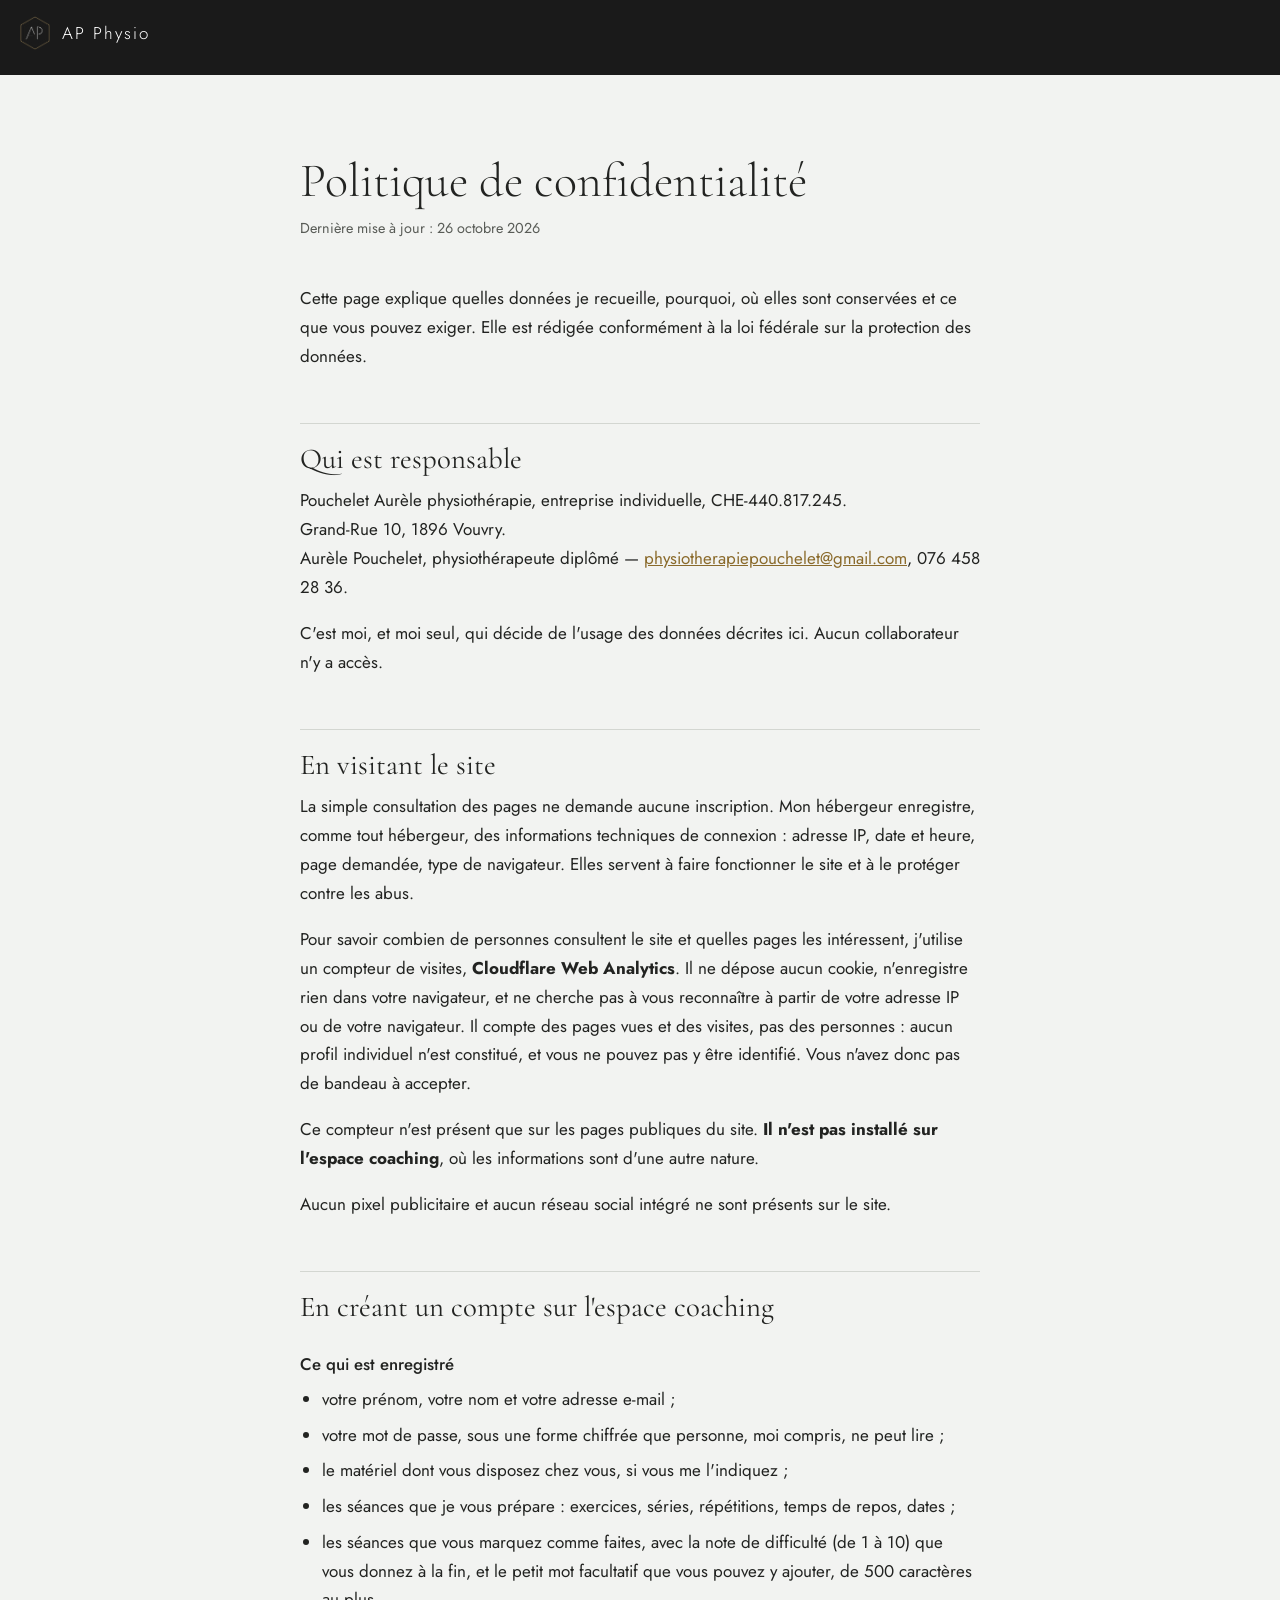
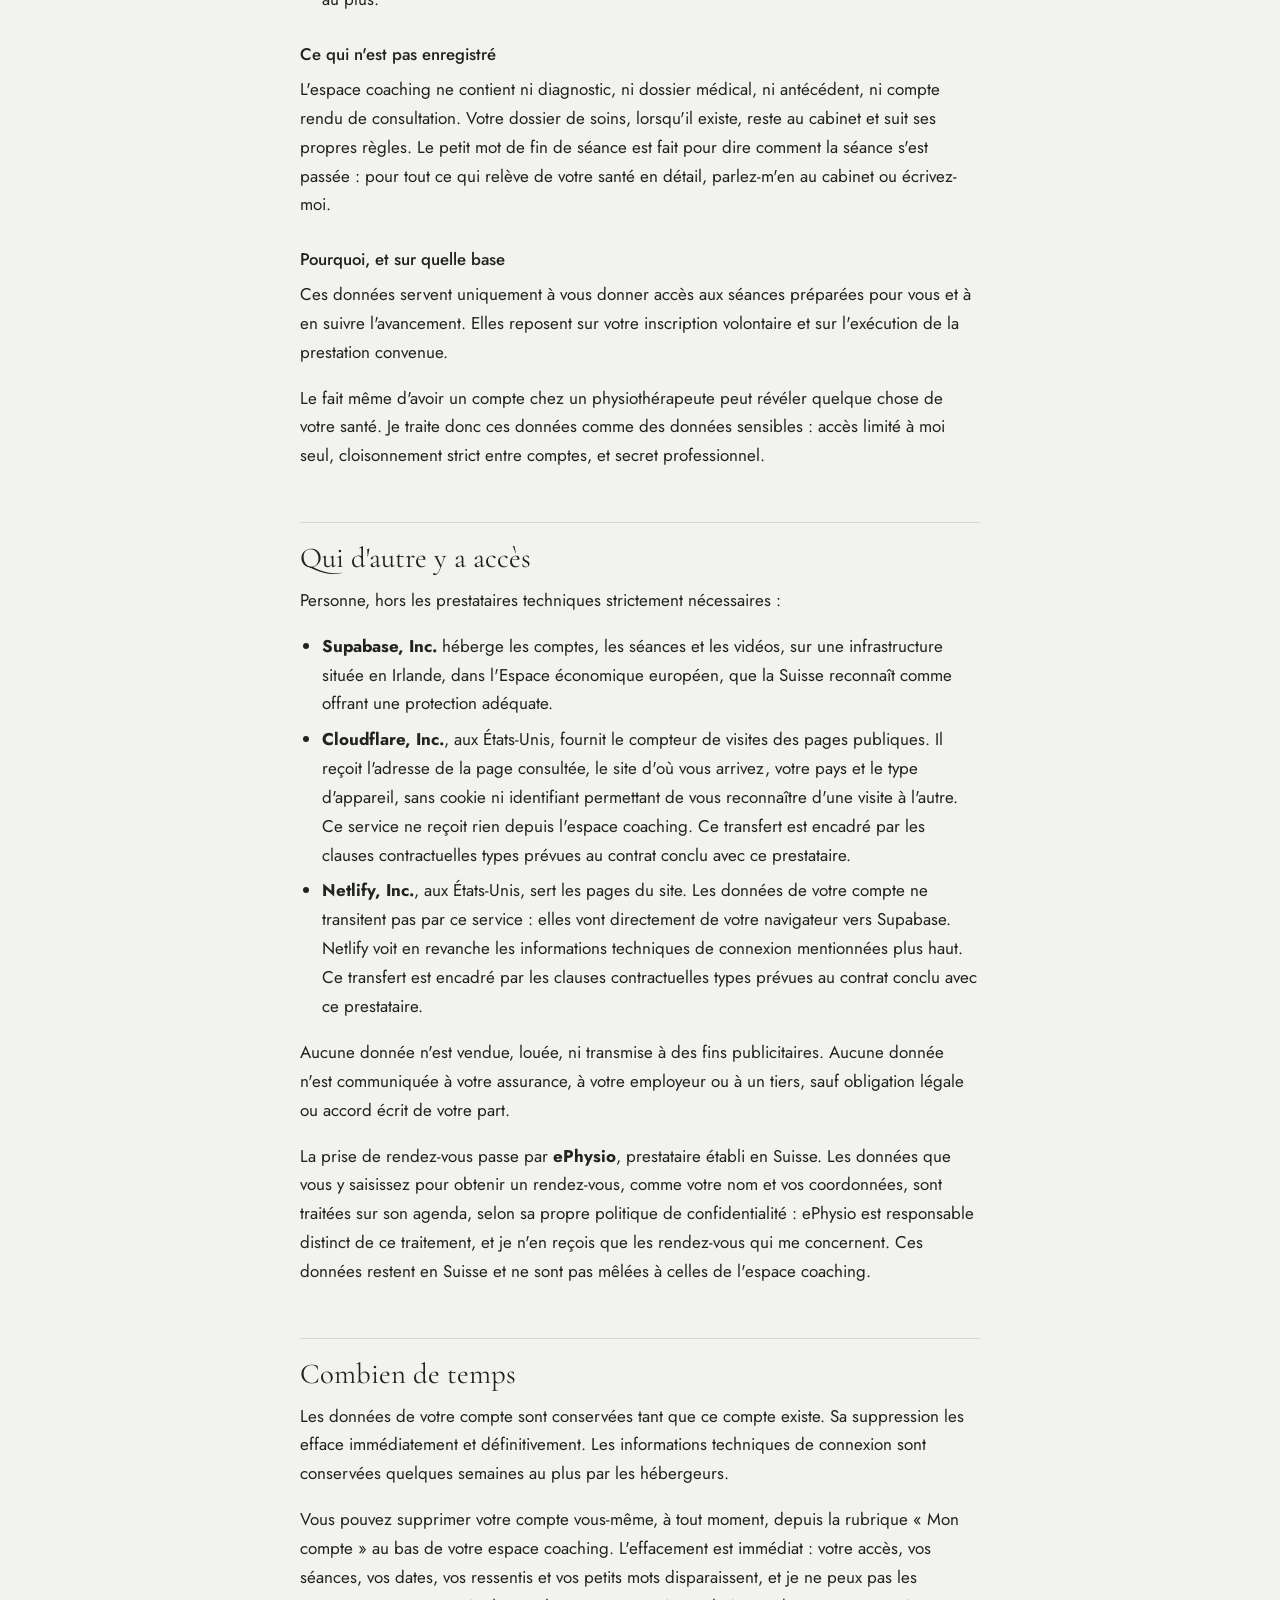
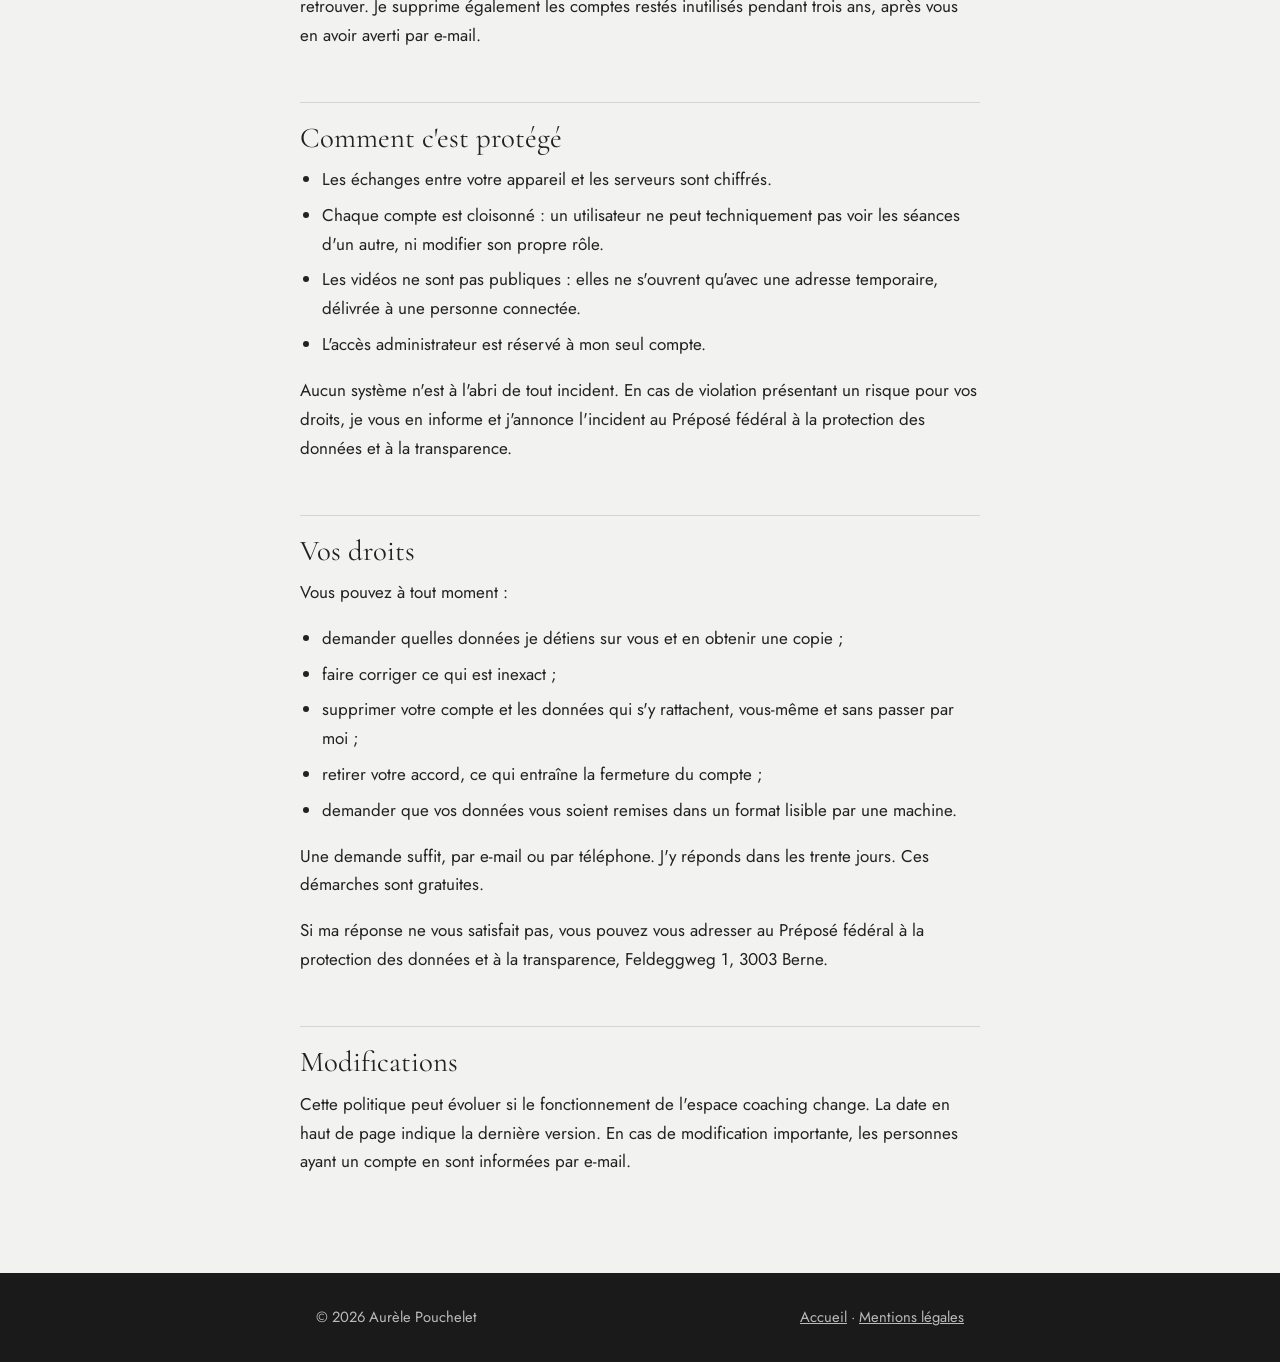
<file: confidentialite/index.html>
<!doctype html>
<html lang="fr">
<head>
<meta charset="utf-8">
<meta name="viewport" content="width=device-width,initial-scale=1,viewport-fit=cover">
<title>Politique de confidentialité — AP Physio</title>
<meta name="description" content="Comment les données personnelles sont traitées sur ap-physio.ch et dans l'espace coaching.">
<meta name="theme-color" content="#1a1a1a">
<link rel="icon" type="image/png" href="/assets/favicon.png">
<link rel="preconnect" href="https://fonts.googleapis.com">
<link rel="preconnect" href="https://fonts.gstatic.com" crossorigin>
<link rel="stylesheet" href="https://fonts.googleapis.com/css2?family=Cormorant+Garamond:wght@300;400;500&family=Jost:wght@200;300;400;500&display=swap">
<link rel="stylesheet" href="/assets/legal.css">
</head>
<body>

<header class="top">
  <a href="/"><img src="/assets/logo-ap-mini.png" alt="" width="30" height="34"><span>AP Physio</span></a>
</header>

<main>
  <h1>Politique de confidentialité</h1>
  <p class="maj">Dernière mise à jour : 26 octobre 2026</p>

  <p>Cette page explique quelles données je recueille, pourquoi, où elles sont conservées et ce que vous pouvez exiger. Elle est rédigée conformément à la loi fédérale sur la protection des données.</p>

  <h2>Qui est responsable</h2>
  <p>Pouchelet Aurèle physiothérapie, entreprise individuelle, CHE-440.817.245.<br>
  Grand-Rue 10, 1896 Vouvry.<br>
  Aurèle Pouchelet, physiothérapeute diplômé — <a href="mailto:physiotherapiepouchelet@gmail.com">physiotherapiepouchelet@gmail.com</a>, 076 458 28 36.</p>
  <p>C'est moi, et moi seul, qui décide de l'usage des données décrites ici. Aucun collaborateur n'y a accès.</p>

  <h2>En visitant le site</h2>
  <p>La simple consultation des pages ne demande aucune inscription. Mon hébergeur enregistre, comme tout hébergeur, des informations techniques de connexion : adresse IP, date et heure, page demandée, type de navigateur. Elles servent à faire fonctionner le site et à le protéger contre les abus.</p>
  <p>Pour savoir combien de personnes consultent le site et quelles pages les intéressent, j'utilise un compteur de visites, <strong>Cloudflare Web Analytics</strong>. Il ne dépose aucun cookie, n'enregistre rien dans votre navigateur, et ne cherche pas à vous reconnaître à partir de votre adresse IP ou de votre navigateur. Il compte des pages vues et des visites, pas des personnes : aucun profil individuel n'est constitué, et vous ne pouvez pas y être identifié. Vous n'avez donc pas de bandeau à accepter.</p>
  <p>Ce compteur n'est présent que sur les pages publiques du site. <strong>Il n'est pas installé sur l'espace coaching</strong>, où les informations sont d'une autre nature.</p>
  <p>Aucun pixel publicitaire et aucun réseau social intégré ne sont présents sur le site.</p>

  <h2>En créant un compte sur l'espace coaching</h2>
  <h3>Ce qui est enregistré</h3>
  <ul>
    <li>votre prénom, votre nom et votre adresse e-mail ;</li>
    <li>votre mot de passe, sous une forme chiffrée que personne, moi compris, ne peut lire ;</li>
    <li>le matériel dont vous disposez chez vous, si vous me l'indiquez ;</li>
    <li>les séances que je vous prépare : exercices, séries, répétitions, temps de repos, dates ;</li>
    <li>les séances que vous marquez comme faites, avec la note de difficulté (de 1 à 10) que vous donnez à la fin, et le petit mot facultatif que vous pouvez y ajouter, de 500 caractères au plus.</li>
  </ul>
  <h3>Ce qui n'est pas enregistré</h3>
  <p>L'espace coaching ne contient ni diagnostic, ni dossier médical, ni antécédent, ni compte rendu de consultation. Votre dossier de soins, lorsqu'il existe, reste au cabinet et suit ses propres règles. Le petit mot de fin de séance est fait pour dire comment la séance s'est passée : pour tout ce qui relève de votre santé en détail, parlez-m'en au cabinet ou écrivez-moi.</p>
  <h3>Pourquoi, et sur quelle base</h3>
  <p>Ces données servent uniquement à vous donner accès aux séances préparées pour vous et à en suivre l'avancement. Elles reposent sur votre inscription volontaire et sur l'exécution de la prestation convenue.</p>
  <p>Le fait même d'avoir un compte chez un physiothérapeute peut révéler quelque chose de votre santé. Je traite donc ces données comme des données sensibles : accès limité à moi seul, cloisonnement strict entre comptes, et secret professionnel.</p>

  <h2>Qui d'autre y a accès</h2>
  <p>Personne, hors les prestataires techniques strictement nécessaires :</p>
  <ul>
    <li><strong>Supabase, Inc.</strong> héberge les comptes, les séances et les vidéos, sur une infrastructure située en Irlande, dans l'Espace économique européen, que la Suisse reconnaît comme offrant une protection adéquate.</li>
    <li><strong>Cloudflare, Inc.</strong>, aux États-Unis, fournit le compteur de visites des pages publiques. Il reçoit l'adresse de la page consultée, le site d'où vous arrivez, votre pays et le type d'appareil, sans cookie ni identifiant permettant de vous reconnaître d'une visite à l'autre. Ce service ne reçoit rien depuis l'espace coaching. Ce transfert est encadré par les clauses contractuelles types prévues au contrat conclu avec ce prestataire.</li>
    <li><strong>Netlify, Inc.</strong>, aux États-Unis, sert les pages du site. Les données de votre compte ne transitent pas par ce service : elles vont directement de votre navigateur vers Supabase. Netlify voit en revanche les informations techniques de connexion mentionnées plus haut. Ce transfert est encadré par les clauses contractuelles types prévues au contrat conclu avec ce prestataire.</li>
  </ul>
  <p>Aucune donnée n'est vendue, louée, ni transmise à des fins publicitaires. Aucune donnée n'est communiquée à votre assurance, à votre employeur ou à un tiers, sauf obligation légale ou accord écrit de votre part.</p>
  <p>La prise de rendez-vous passe par <strong>ePhysio</strong>, prestataire établi en Suisse. Les données que vous y saisissez pour obtenir un rendez-vous, comme votre nom et vos coordonnées, sont traitées sur son agenda, selon sa propre politique de confidentialité : ePhysio est responsable distinct de ce traitement, et je n'en reçois que les rendez-vous qui me concernent. Ces données restent en Suisse et ne sont pas mêlées à celles de l'espace coaching.</p>

  <h2>Combien de temps</h2>
  <p>Les données de votre compte sont conservées tant que ce compte existe. Sa suppression les efface immédiatement et définitivement. Les informations techniques de connexion sont conservées quelques semaines au plus par les hébergeurs.</p>
  <p>Vous pouvez supprimer votre compte vous-même, à tout moment, depuis la rubrique « Mon compte » au bas de votre espace coaching. L'effacement est immédiat : votre accès, vos séances, vos dates, vos ressentis et vos petits mots disparaissent, et je ne peux pas les retrouver. Je supprime également les comptes restés inutilisés pendant trois ans, après vous en avoir averti par e-mail.</p>

  <h2>Comment c'est protégé</h2>
  <ul>
    <li>Les échanges entre votre appareil et les serveurs sont chiffrés.</li>
    <li>Chaque compte est cloisonné : un utilisateur ne peut techniquement pas voir les séances d'un autre, ni modifier son propre rôle.</li>
    <li>Les vidéos ne sont pas publiques : elles ne s'ouvrent qu'avec une adresse temporaire, délivrée à une personne connectée.</li>
    <li>L'accès administrateur est réservé à mon seul compte.</li>
  </ul>
  <p>Aucun système n'est à l'abri de tout incident. En cas de violation présentant un risque pour vos droits, je vous en informe et j'annonce l'incident au Préposé fédéral à la protection des données et à la transparence.</p>

  <h2>Vos droits</h2>
  <p>Vous pouvez à tout moment :</p>
  <ul>
    <li>demander quelles données je détiens sur vous et en obtenir une copie ;</li>
    <li>faire corriger ce qui est inexact ;</li>
    <li>supprimer votre compte et les données qui s'y rattachent, vous-même et sans passer par moi ;</li>
    <li>retirer votre accord, ce qui entraîne la fermeture du compte ;</li>
    <li>demander que vos données vous soient remises dans un format lisible par une machine.</li>
  </ul>
  <p>Une demande suffit, par e-mail ou par téléphone. J'y réponds dans les trente jours. Ces démarches sont gratuites.</p>
  <p>Si ma réponse ne vous satisfait pas, vous pouvez vous adresser au Préposé fédéral à la protection des données et à la transparence, Feldeggweg 1, 3003 Berne.</p>

  <h2>Modifications</h2>
  <p>Cette politique peut évoluer si le fonctionnement de l'espace coaching change. La date en haut de page indique la dernière version. En cas de modification importante, les personnes ayant un compte en sont informées par e-mail.</p>
</main>

<footer>
  <div class="wrap">
    <span>© 2026 Aurèle Pouchelet</span>
    <span><a href="/">Accueil</a> · <a href="/mentions-legales/">Mentions légales</a></span>
  </div>
</footer>

<!-- Mesure d'audience Cloudflare : sans cookie, sans identifiant. -->
<script defer src="https://static.cloudflareinsights.com/beacon.min.js" data-cf-beacon='{"token": "75a1da9685ce4d23bb6e6b52f5671e19"}'></script>
</body>
</html>
</file>
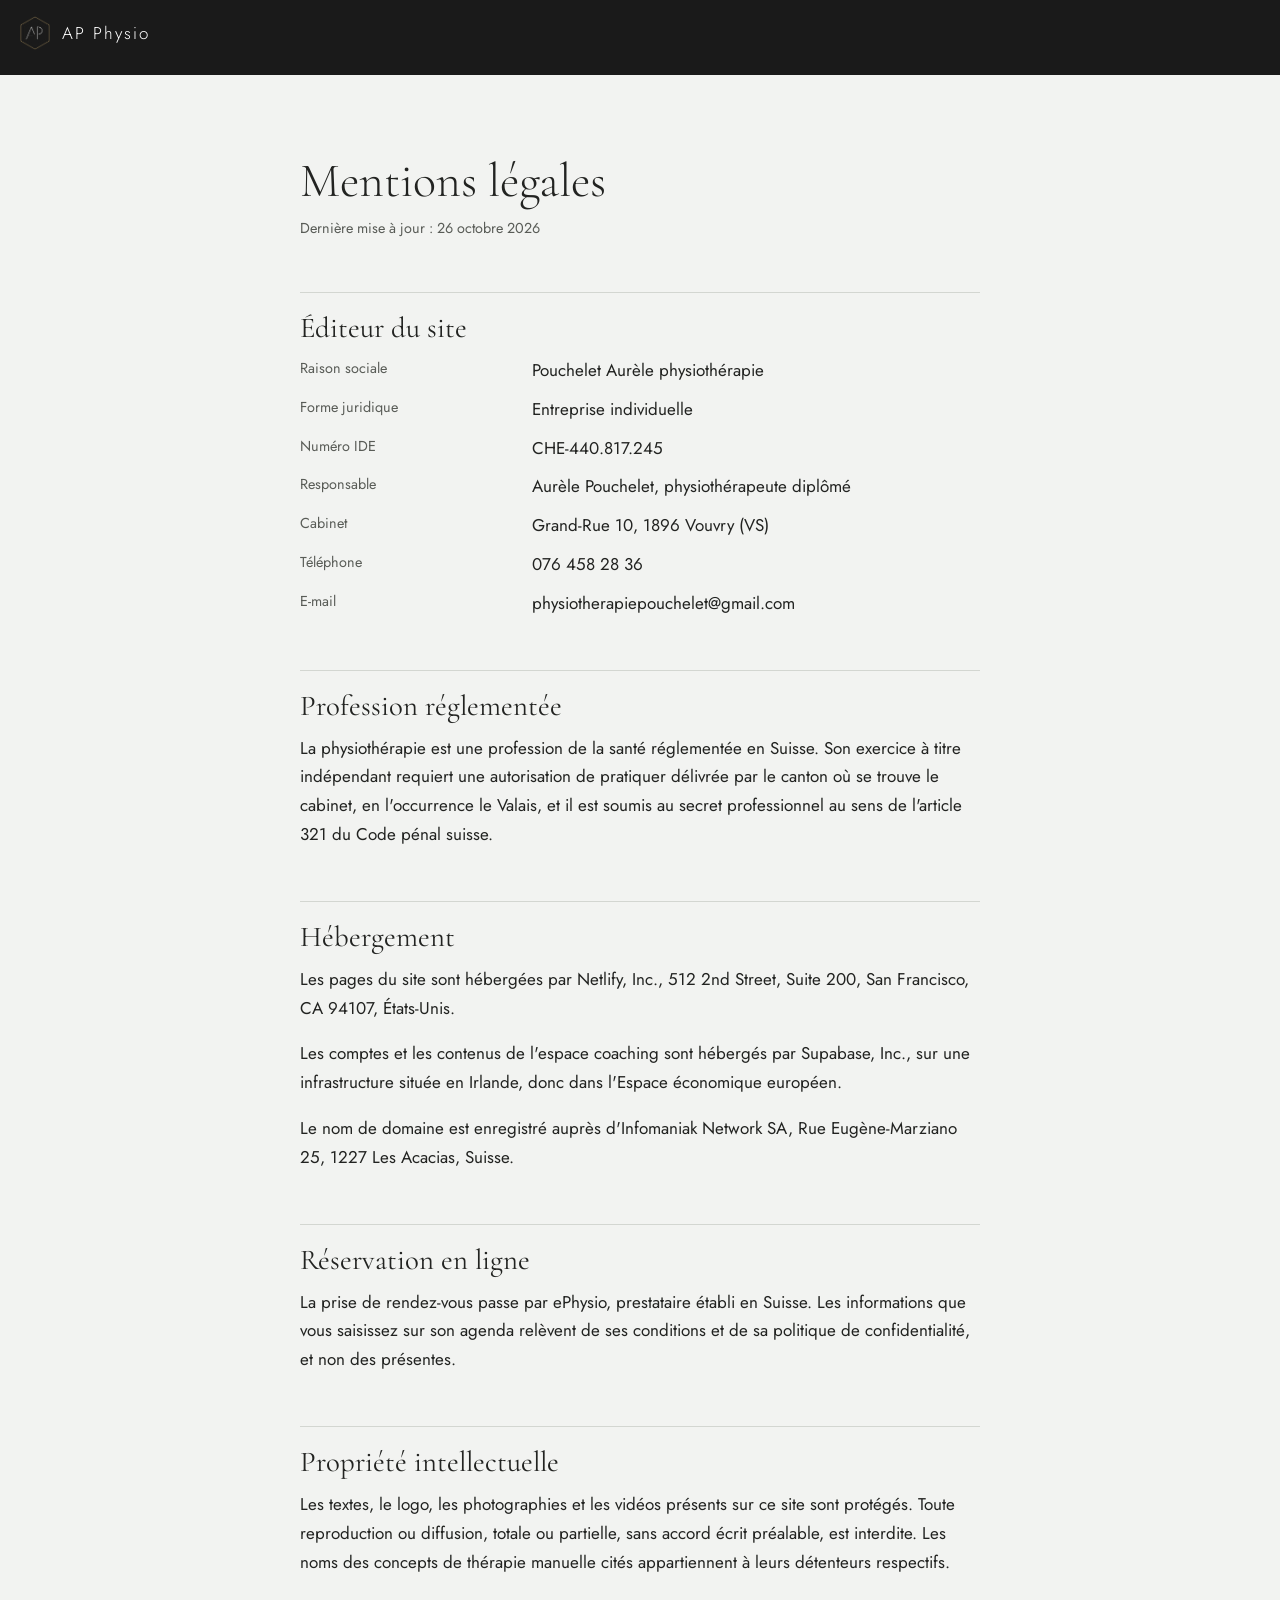
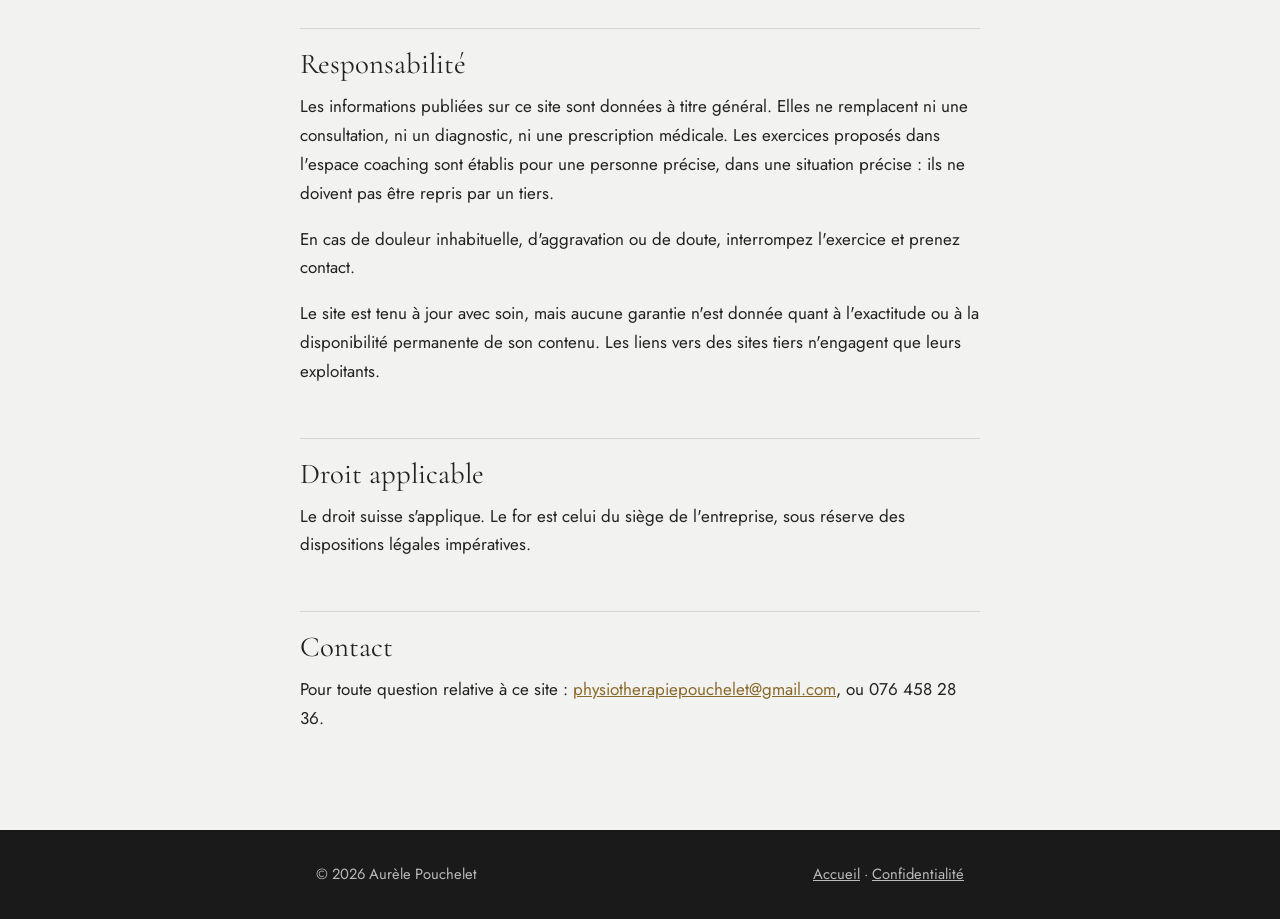
<file: mentions-legales/index.html>
<!doctype html>
<html lang="fr">
<head>
<meta charset="utf-8">
<meta name="viewport" content="width=device-width,initial-scale=1,viewport-fit=cover">
<title>Mentions légales — AP Physio</title>
<meta name="description" content="Mentions légales du site ap-physio.ch — Pouchelet Aurèle physiothérapie, Vouvry.">
<meta name="theme-color" content="#1a1a1a">
<link rel="icon" type="image/png" href="/assets/favicon.png">
<link rel="preconnect" href="https://fonts.googleapis.com">
<link rel="preconnect" href="https://fonts.gstatic.com" crossorigin>
<link rel="stylesheet" href="https://fonts.googleapis.com/css2?family=Cormorant+Garamond:wght@300;400;500&family=Jost:wght@200;300;400;500&display=swap">
<link rel="stylesheet" href="/assets/legal.css">
</head>
<body>

<header class="top">
  <a href="/"><img src="/assets/logo-ap-mini.png" alt="" width="30" height="34"><span>AP Physio</span></a>
</header>

<main>
  <h1>Mentions légales</h1>
  <p class="maj">Dernière mise à jour : 26 octobre 2026</p>

  <h2>Éditeur du site</h2>
  <dl class="ident">
    <dt>Raison sociale</dt>
    <dd>Pouchelet Aurèle physiothérapie</dd>
    <dt>Forme juridique</dt>
    <dd>Entreprise individuelle</dd>
    <dt>Numéro IDE</dt>
    <dd>CHE-440.817.245</dd>
    <dt>Responsable</dt>
    <dd>Aurèle Pouchelet, physiothérapeute diplômé</dd>
    <dt>Cabinet</dt>
    <dd>Grand-Rue 10, 1896 Vouvry (VS)</dd>
    <dt>Téléphone</dt>
    <dd>076 458 28 36</dd>
    <dt>E-mail</dt>
    <dd>physiotherapiepouchelet@gmail.com</dd>
  </dl>

  <h2>Profession réglementée</h2>
  <p>La physiothérapie est une profession de la santé réglementée en Suisse. Son exercice à titre indépendant requiert une autorisation de pratiquer délivrée par le canton où se trouve le cabinet, en l'occurrence le Valais, et il est soumis au secret professionnel au sens de l'article 321 du Code pénal suisse.</p>

  <h2>Hébergement</h2>
  <p>Les pages du site sont hébergées par Netlify, Inc., 512 2nd Street, Suite 200, San Francisco, CA 94107, États-Unis.</p>
  <p>Les comptes et les contenus de l'espace coaching sont hébergés par Supabase, Inc., sur une infrastructure située en Irlande, donc dans l'Espace économique européen.</p>
  <p>Le nom de domaine est enregistré auprès d'Infomaniak Network SA, Rue Eugène-Marziano 25, 1227 Les Acacias, Suisse.</p>

  <h2>Réservation en ligne</h2>
  <p>La prise de rendez-vous passe par ePhysio, prestataire établi en Suisse. Les informations que vous saisissez sur son agenda relèvent de ses conditions et de sa politique de confidentialité, et non des présentes.</p>

  <h2>Propriété intellectuelle</h2>
  <p>Les textes, le logo, les photographies et les vidéos présents sur ce site sont protégés. Toute reproduction ou diffusion, totale ou partielle, sans accord écrit préalable, est interdite. Les noms des concepts de thérapie manuelle cités appartiennent à leurs détenteurs respectifs.</p>

  <h2>Responsabilité</h2>
  <p>Les informations publiées sur ce site sont données à titre général. Elles ne remplacent ni une consultation, ni un diagnostic, ni une prescription médicale. Les exercices proposés dans l'espace coaching sont établis pour une personne précise, dans une situation précise : ils ne doivent pas être repris par un tiers.</p>
  <p>En cas de douleur inhabituelle, d'aggravation ou de doute, interrompez l'exercice et prenez contact.</p>
  <p>Le site est tenu à jour avec soin, mais aucune garantie n'est donnée quant à l'exactitude ou à la disponibilité permanente de son contenu. Les liens vers des sites tiers n'engagent que leurs exploitants.</p>

  <h2>Droit applicable</h2>
  <p>Le droit suisse s'applique. Le for est celui du siège de l'entreprise, sous réserve des dispositions légales impératives.</p>

  <h2>Contact</h2>
  <p>Pour toute question relative à ce site : <a href="mailto:physiotherapiepouchelet@gmail.com">physiotherapiepouchelet@gmail.com</a>, ou 076 458 28 36.</p>
</main>

<footer>
  <div class="wrap">
    <span>© 2026 Aurèle Pouchelet</span>
    <span><a href="/">Accueil</a> · <a href="/confidentialite/">Confidentialité</a></span>
  </div>
</footer>

<!-- Mesure d'audience Cloudflare : sans cookie, sans identifiant. -->
<script defer src="https://static.cloudflareinsights.com/beacon.min.js" data-cf-beacon='{"token": "75a1da9685ce4d23bb6e6b52f5671e19"}'></script>
</body>
</html>
</file>
<file: assets/legal.css>
/* Pages légales : même identité que le site, mise en page d'un document
   qui se lit en continu plutôt que d'une page de présentation. */
:root {
  --ink: #1a1a1a;
  --gold: #c9a45c;
  --gold-text: #8a6a2b;
  --paper: #f2f3f1;
  --text: #222321;
  --muted: #595c57;
  --line: #d3d6d1;
  --font: 'Jost', Futura, 'Century Gothic', 'Trebuchet MS', sans-serif;
  --display: 'Cormorant Garamond', 'Iowan Old Style', Garamond, 'Times New Roman', serif;
  --gutter-l: max(20px, env(safe-area-inset-left, 0px));
  --gutter-r: max(20px, env(safe-area-inset-right, 0px));
  color-scheme: light;
}
* { box-sizing: border-box; }
body {
  margin: 0; background: var(--paper); color: var(--text);
  font-family: var(--font); font-size: 1.0625rem; line-height: 1.7;
  -webkit-font-smoothing: antialiased;
}
img { max-width: 100%; display: block; }
a { color: var(--gold-text); }
a:focus-visible { outline: 2px solid var(--gold); outline-offset: 4px; }

.top {
  background: var(--ink); color: #fff;
  padding-top: calc(16px + env(safe-area-inset-top, 0px)); padding-bottom: 16px;
  padding-left: var(--gutter-l); padding-right: var(--gutter-r);
}
.top a { display: inline-flex; align-items: center; gap: 12px; color: #fff;
  text-decoration: none; font-weight: 300; letter-spacing: .12em; }
.top img { width: 30px; }

main {
  width: 100%; max-width: 72ch; margin-inline: auto;
  padding-left: var(--gutter-l); padding-right: var(--gutter-r);
  padding-block: clamp(40px, 7vw, 80px);
}
h1 { font-family: var(--display); font-weight: 300; font-size: clamp(2.1rem, 6vw, 3rem);
  line-height: 1.1; margin: 0 0 8px; text-wrap: balance; }
.maj { color: var(--muted); font-size: .9rem; margin: 0 0 clamp(28px, 5vw, 44px); }
h2 { font-family: var(--display); font-weight: 400; font-size: clamp(1.4rem, 3.2vw, 1.8rem);
  line-height: 1.2; margin: clamp(36px, 5vw, 52px) 0 10px; text-wrap: balance;
  padding-top: 18px; border-top: 1px solid var(--line); }
h3 { font-size: 1.05rem; font-weight: 500; margin: 26px 0 6px; }
p, ul, ol { margin: 0 0 1em; }
ul, ol { padding-left: 1.3em; }
li { margin-bottom: .4em; }
dl.ident { display: grid; grid-template-columns: minmax(0, 13rem) minmax(0, 1fr);
  gap: 10px 24px; margin: 0 0 1em; }
dl.ident dt { color: var(--muted); font-size: .9rem; }
dl.ident dd { margin: 0; }
@media (max-width: 560px) { dl.ident { grid-template-columns: minmax(0, 1fr); gap: 2px 0; }
  dl.ident dd { margin-bottom: 12px; } }
.note { border-left: 2px solid var(--gold); padding: 2px 0 2px 18px; color: var(--muted); }

footer { background: var(--ink); color: rgba(255,255,255,.7);
  padding-block: 32px; padding-bottom: calc(32px + env(safe-area-inset-bottom, 0px));
  padding-left: var(--gutter-l); padding-right: var(--gutter-r); font-size: .92rem; }
footer .wrap { width: 100%; max-width: 72ch; margin-inline: auto;
  display: flex; gap: 16px; flex-wrap: wrap; justify-content: space-between; }
footer a { color: rgba(255,255,255,.7); }
</file>
